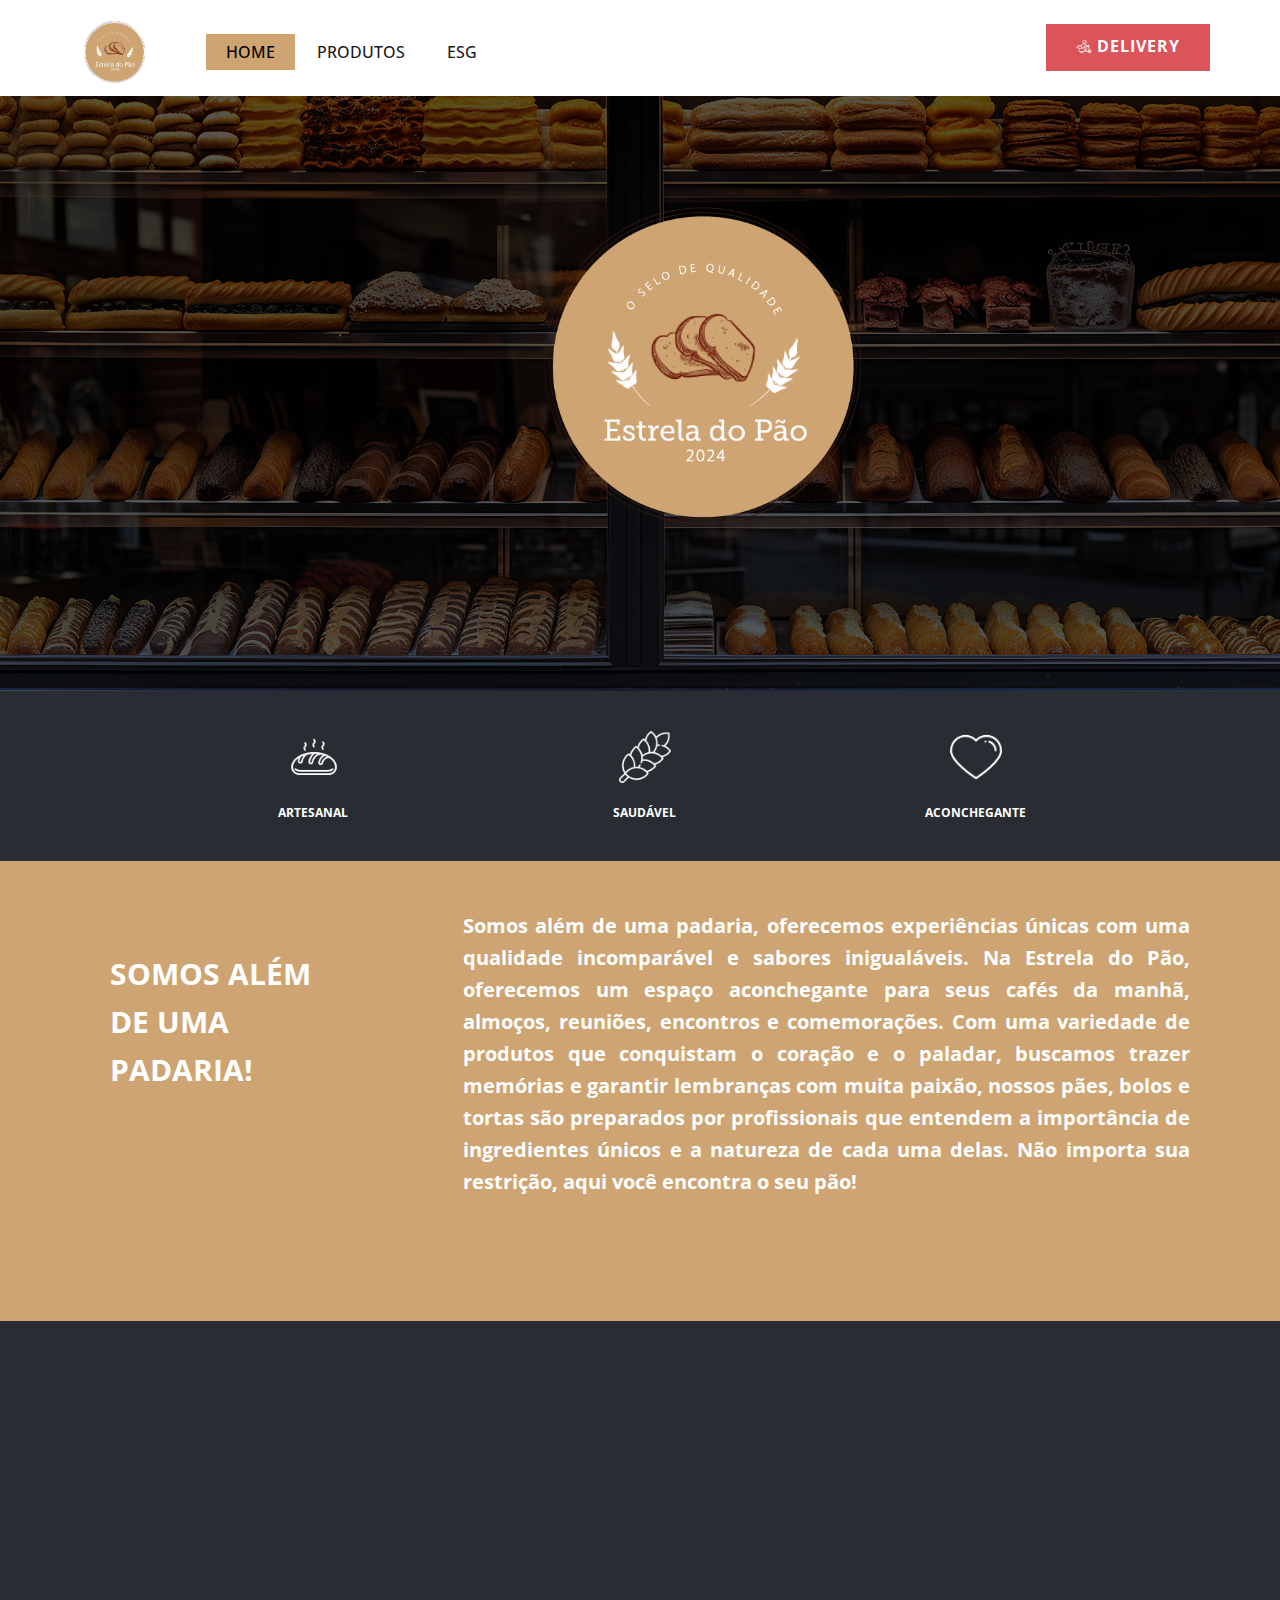
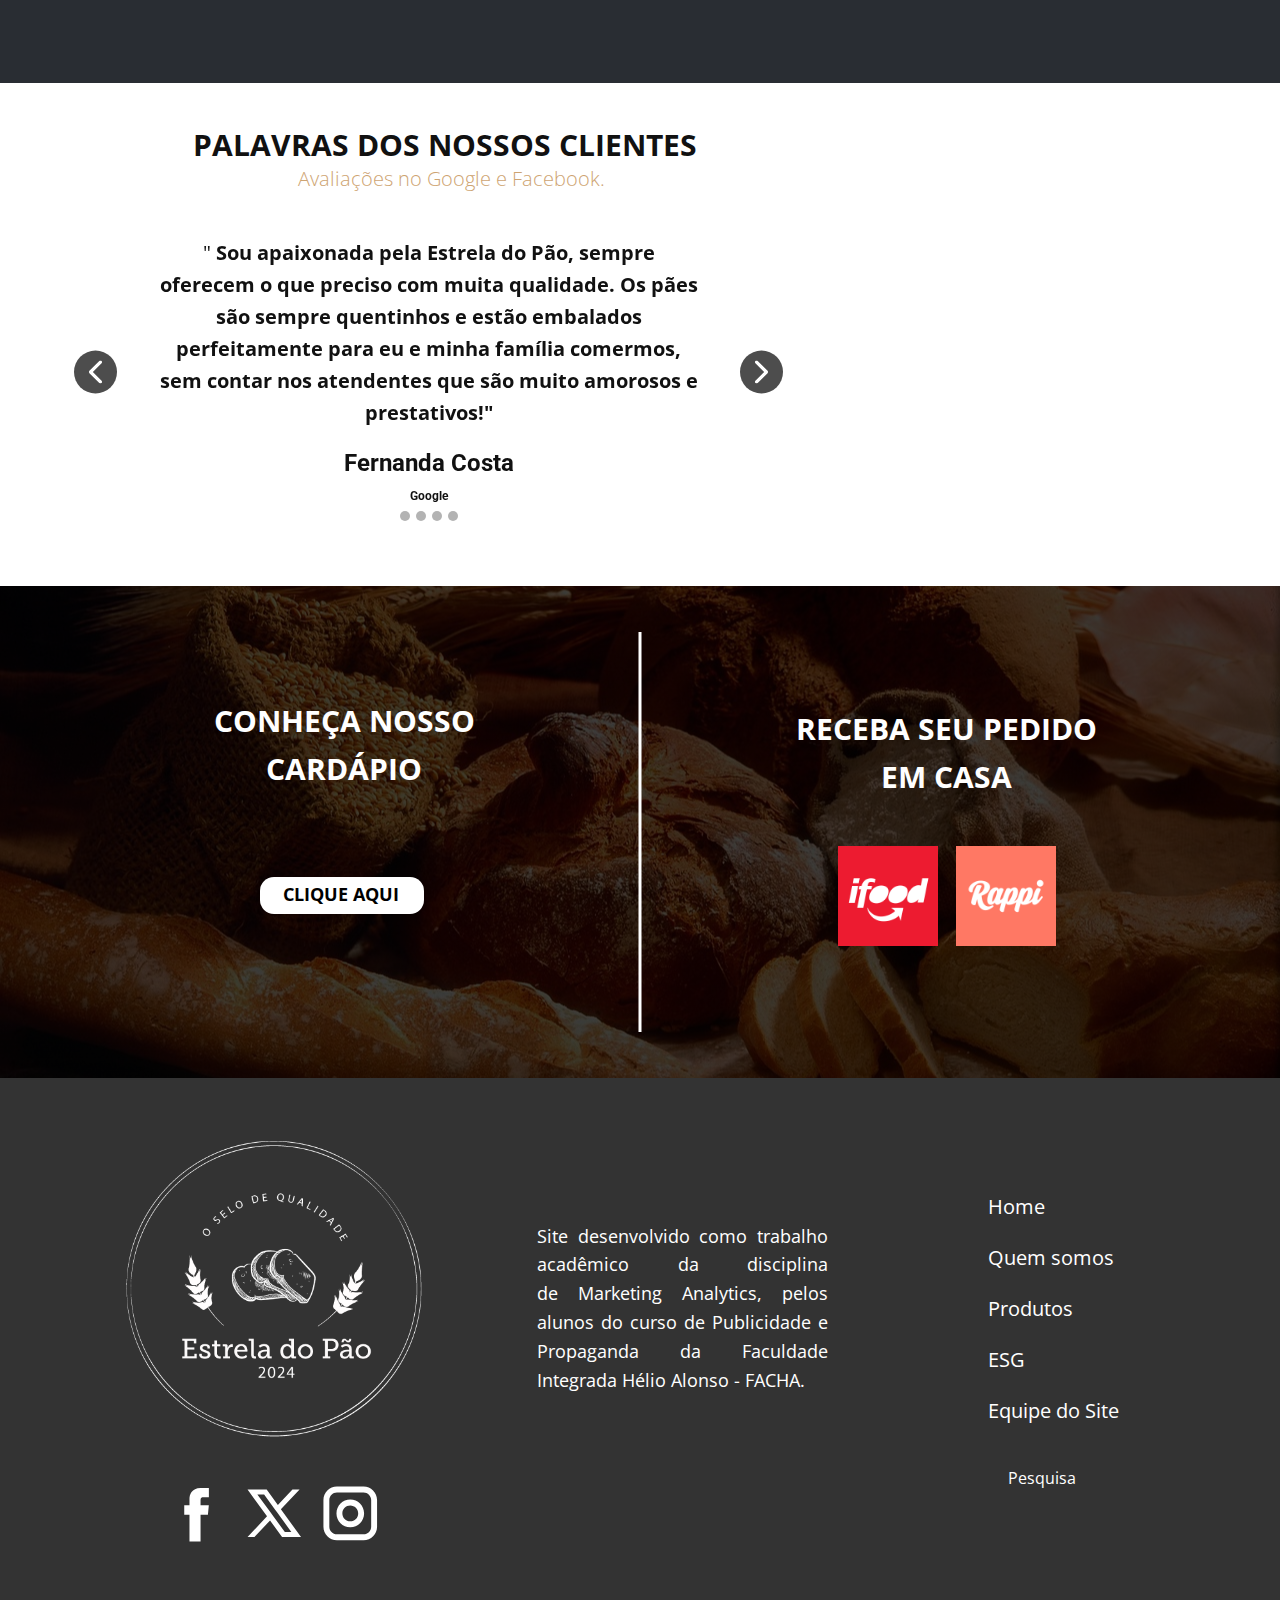
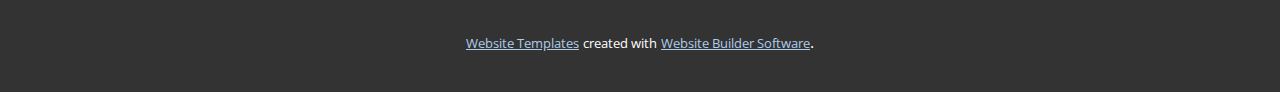
<file: index.html>
<!DOCTYPE html>
<html style="font-size: 16px;" lang="pt"><head>
	
<!-- Google tag (gtag.js) -->
<script async src="https://www.googletagmanager.com/gtag/js?id=G-VJBK2ZKETP"></script>
<script>
  window.dataLayer = window.dataLayer || [];
  function gtag(){dataLayer.push(arguments);}
  gtag('js', new Date());

  gtag('config', 'G-VJBK2ZKETP');
</script>
	
    <meta name="viewport" content="width=device-width, initial-scale=1.0">
    <meta charset="utf-8">
    <meta name="keywords" content="Estrela do Pão, Padaria, Padaria Artesanal">
    <meta name="description" content="Somos além de uma padaria, oferecemos experiências únicas com uma qualidade incomparável e sabores inigualáveis.">
    <meta property="og:title" content="Estrela do Pão">
    <meta property="og:description" content="Somos além de uma padaria, oferecemos experiências únicas com uma qualidade incomparável e sabores inigualáveis.">
    <meta property="og:image" content="images/IMG_5976.PNG">
    <title>Página Inicial - Estrela do Pão</title>
    <link rel="stylesheet" href="nicepage.css" media="screen">
<link rel="stylesheet" href="Página-Inicial.css" media="screen">
    <script class="u-script" type="text/javascript" src="jquery.js" defer=""></script>
    <script class="u-script" type="text/javascript" src="nicepage.js" defer=""></script>
    <link id="u-theme-google-font" rel="stylesheet" href="https://fonts.googleapis.com/css?family=Roboto:100,100i,300,300i,400,400i,500,500i,700,700i,900,900i|Open+Sans:300,300i,400,400i,500,500i,600,600i,700,700i,800,800i">
    
    
    
    
    
    
    
    
    
    <script type="application/ld+json">{
		"@context": "http://schema.org",
		"@type": "Organization",
		"name": "Site1",
		"sameAs": [
				"https://facebook.com/name",
				"https://twitter.com/name",
				"https://instagram.com/name"
		]
}</script>
    <meta name="theme-color" content="#478ac9">
    <meta name="twitter:site" content="@">
    <meta name="twitter:card" content="summary_large_image">
    <meta name="twitter:title" content="Página Inicial - Estrela do Pão">
    <meta name="twitter:description" content="Site1">
    <meta property="og:type" content="website">
  <meta data-intl-tel-input-cdn-path="intlTelInput/"></head>
  <body data-home-page="Página-Inicial.html" data-home-page-title="Página Inicial" data-path-to-root="./" data-include-products="false" class="u-body u-overlap u-xl-mode" data-lang="pt"><header class="u-clearfix u-header u-header" id="sec-1e38"><div class="u-clearfix u-sheet u-sheet-1">
        <nav class="u-menu u-menu-one-level u-offcanvas u-menu-1" data-responsive-from="SM">
          <div class="menu-collapse" style="font-size: 1rem; letter-spacing: 0px; font-weight: 500;">
            <a class="u-button-style u-custom-active-border-color u-custom-active-color u-custom-border u-custom-border-color u-custom-borders u-custom-color u-custom-hover-border-color u-custom-hover-color u-custom-left-right-menu-spacing u-custom-padding-bottom u-custom-text-active-color u-custom-text-color u-custom-text-hover-color u-custom-top-bottom-menu-spacing u-nav-link u-text-active-palette-1-base u-text-custom-color-3 u-text-hover-palette-2-base" href="#" style="padding: 6px; font-size: calc(1em + 12px);">
              <svg class="u-svg-link" viewBox="0 0 24 24"><use xmlns:xlink="http://www.w3.org/1999/xlink" xlink:href="#menu-hamburger"></use></svg>
              <svg class="u-svg-content" version="1.1" id="menu-hamburger" viewBox="0 0 16 16" x="0px" y="0px" xmlns:xlink="http://www.w3.org/1999/xlink" xmlns="http://www.w3.org/2000/svg"><g><rect y="1" width="16" height="2"></rect><rect y="7" width="16" height="2"></rect><rect y="13" width="16" height="2"></rect>
</g></svg>
            </a>
          </div>
          <div class="u-custom-menu u-nav-container">
            <ul class="u-nav u-spacing-2 u-unstyled u-nav-1"><li class="u-nav-item"><a class="u-active-custom-color-3 u-border-active-grey-90 u-border-hover-grey-50 u-button-style u-hover-palette-5-light-2 u-nav-link u-text-active-black u-text-grey-90 u-text-hover-grey-90 u-white" href="Página-Inicial.html" style="padding: 10px 20px;">HOME</a>
</li><li class="u-nav-item"><a class="u-active-custom-color-3 u-border-active-grey-90 u-border-hover-grey-50 u-button-style u-hover-palette-5-light-2 u-nav-link u-text-active-black u-text-grey-90 u-text-hover-grey-90 u-white" href="Produtos.html" style="padding: 10px 20px;">PRODUTOS</a>
</li><li class="u-nav-item"><a class="u-active-custom-color-3 u-border-active-grey-90 u-border-hover-grey-50 u-button-style u-hover-palette-5-light-2 u-nav-link u-text-active-black u-text-grey-90 u-text-hover-grey-90 u-white" href="ESG.html" style="padding: 10px 20px;">ESG</a>
</li></ul>
          </div>
          <div class="u-custom-menu u-nav-container-collapse">
            <div class="u-container-style u-custom-color-3 u-inner-container-layout u-sidenav">
              <div class="u-inner-container-layout u-sidenav-overflow">
                <div class="u-menu-close"></div>
                <ul class="u-align-center-lg u-align-center-md u-align-center-xl u-align-left-sm u-align-left-xs u-nav u-popupmenu-items u-unstyled u-nav-2"><li class="u-nav-item"><a class="u-button-style u-nav-link" href="Página-Inicial.html">HOME</a>
</li><li class="u-nav-item"><a class="u-button-style u-nav-link" href="Produtos.html">PRODUTOS</a>
</li><li class="u-nav-item"><a class="u-button-style u-nav-link" href="ESG.html">ESG</a>
</li></ul>
              </div>
            </div>
            <div class="u-black u-menu-overlay u-opacity u-opacity-40"></div>
          </div>
        </nav>
        <a href="tel:+5521000000000" class="u-active-custom-color-4 u-align-center u-border-none u-btn u-button-style u-hover-custom-color-4 u-palette-2-base u-text-active-white u-btn-1"><span class="u-file-icon u-icon u-text-white"><img src="images/5637217-6e80303e.png" alt=""></span>&nbsp;DELIVERY 
        </a>
        <div class="u-hidden-sm u-hidden-xs u-image u-image-circle u-image-contain u-preserve-proportions u-image-1" alt="" data-image-width="1000" data-image-height="1000" data-href="Página-Inicial.html"></div>
      </div></header>
    <section class="u-clearfix u-valign-middle-xl u-section-1" id="carousel_274c">
      <div class="data-layout-selected u-clearfix u-expanded-width u-layout-wrap u-layout-wrap-1">
        <div class="u-layout">
          <div class="u-layout-row">
            <div class="u-container-style u-layout-cell u-left-cell u-size-60 u-layout-cell-1">
              <div class="u-container-layout u-valign-bottom u-container-layout-1">
                <img class="u-expanded-width-xl u-expanded-width-xs u-image u-image-1" src="images/commercial-8192681_1920.png" data-image-width="1920" data-image-height="1076" alt="Vitrine da Estrela do Pão">
                <img class="u-hover-feature u-image u-image-contain u-image-default u-preserve-proportions u-image-2" src="images/IMG_5976.PNG?rand=1ea8" alt="" data-image-width="1000" data-image-height="1000">
              </div>
            </div>
          </div>
        </div>
      </div>
      
    </section>
    <section class="u-clearfix u-palette-5-dark-3 u-section-2" id="sec-db1c">
      <div class="u-clearfix u-sheet u-valign-middle-md u-valign-middle-sm u-valign-middle-xs u-valign-top-xl u-sheet-1">
        <div class="custom-expanded u-expanded-width-md u-expanded-width-sm u-layout-grid u-list u-list-1">
          <div class="u-repeater u-repeater-1">
            <div class="u-align-center u-container-style u-list-item u-repeater-item">
              <div class="u-container-layout u-similar-container u-container-layout-1"><span class="u-border-palette-3-dark-1 u-custom-item u-file-icon u-icon u-text-white u-icon-1" data-animation-name="" data-animation-duration="0" data-animation-delay="0" data-animation-direction=""><img src="images/2565434-60702b96.png" alt=""></span>
                <p class="u-hover-feature u-small-text u-text u-text-variant u-text-1">ARTESANAL </p>
              </div>
            </div>
            <div class="u-align-center u-container-style u-list-item u-repeater-item">
              <div class="u-container-layout u-similar-container u-container-layout-2"><span class="u-border-palette-3-dark-1 u-custom-item u-file-icon u-icon u-text-white u-icon-2"><img src="images/6.png" alt=""></span>
                <p class="u-hover-feature u-small-text u-text u-text-variant u-text-2">SAUDÁVEL</p>
              </div>
            </div>
            <div class="u-align-center u-container-style u-list-item u-repeater-item">
              <div class="u-container-layout u-similar-container u-container-layout-3"><span class="u-border-palette-3-dark-1 u-custom-item u-file-icon u-icon u-text-white u-icon-3"><img src="images/7.png" alt=""></span>
                <p class="u-hover-feature u-small-text u-text u-text-variant u-text-3">ACONCHEGANTE</p>
              </div>
            </div>
          </div>
        </div>
      </div>
      
      
      
    </section>
    <section class="u-clearfix u-custom-color-5 u-section-3" id="carousel_6415">
      <div class="u-clearfix u-sheet u-sheet-1">
        <div class="data-layout-selected u-clearfix u-expanded-width u-gutter-0 u-layout-wrap u-layout-wrap-1">
          <div class="u-layout">
            <div class="u-layout-row">
              <div class="u-align-center-sm u-align-center-xs u-align-left-md u-container-style u-layout-cell u-left-cell u-size-16 u-layout-cell-1">
                <div class="u-container-layout u-container-layout-1">
                  <p class="u-small-text u-text u-text-variant u-text-1">SOMOS ALÉM DE UMA PADARIA! </p>
                </div>
              </div>
              <div class="u-align-justify u-container-style u-layout-cell u-right-cell u-size-44 u-layout-cell-2">
                <div class="u-container-layout u-container-layout-2">
                  <p class="u-text u-text-2"><b>Somos além de uma padaria, oferecemos experiências únicas com uma qualidade incomparável e sabores inigualáveis. Na Estrela do Pão, oferecemos um espaço aconchegante para seus cafés da manhã, almoços, reuniões, encontros e comemorações. Com uma variedade de produtos que conquistam o coração e o paladar, buscamos trazer memórias e garantir lembranças com muita paixão, nossos pães, bolos e tortas são preparados por profissionais que entendem a importância de ingredientes únicos e a natureza de cada uma delas. Não importa sua restrição, aqui você encontra o seu pão!&nbsp;<br></b>
                  </p>
                </div>
              </div>
            </div>
          </div>
        </div>
      </div>
    </section>
    <section class="u-clearfix u-palette-5-dark-3 u-section-4" id="carousel_d76a">
      <div class="u-clearfix u-sheet u-sheet-1">
        <div class="custom-expanded data-layout-selected u-clearfix u-expanded-width-sm u-gutter-20 u-layout-wrap u-layout-wrap-1">
          <div class="u-layout">
            <div class="u-layout-row">
              <div class="u-align-justify u-container-style u-layout-cell u-right-cell u-size-20 u-layout-cell-1">
                <div class="u-container-layout">
                  <img class="custom-expanded u-expanded-width-lg u-expanded-width-md u-expanded-width-sm u-expanded-width-xl u-image u-image-1" src="images/loaf-49598_1280.jpg" data-image-width="1280" data-image-height="960" alt="Pão artesanal sendo preparado" data-animation-name="fadeIn" data-animation-duration="1000" data-animation-delay="0">
                  <p class="u-text u-text-1" data-animation-name="fadeIn" data-animation-duration="1000" data-animation-delay="0"><b>Nosso cardápio conta com produtos selecionados e de qualidade, trazendo sabores únicos e variedades para conquistar em todos os sentidos.&nbsp;&nbsp;</b>
                  </p>
                </div>
              </div>
              <div class="u-container-style u-layout-cell u-size-20 u-layout-cell-2">
                <div class="u-container-layout">
                  <img class="custom-expanded u-expanded-width-lg u-expanded-width-md u-expanded-width-sm u-expanded-width-xl u-image u-image-2" src="images/bread-6071438_1920.jpg" data-image-width="1920" data-image-height="1282" alt="Pão artesanal recem assado" data-animation-name="fadeIn" data-animation-duration="1000" data-animation-delay="0">
                </div>
              </div>
              <div class="u-align-justify u-container-style u-layout-cell u-left-cell u-size-20 u-layout-cell-3">
                <div class="u-container-layout u-container-layout-3">
                  <p class="u-text u-text-2" data-animation-name="fadeIn" data-animation-duration="1000" data-animation-delay="0"><b>Todos os nossos produtos não contém aditivos químicos e trabalhamos com fermentação natural, pensando na sua saúde ao te levar às estrelas com nossa qualidade. Garantindo uma combinação perfeita de técnicas que tornam a experiência única e saborosa.</b>
                  </p>
                </div>
              </div>
            </div>
          </div>
        </div>
      </div>
    </section>
    <section class="u-clearfix u-valign-middle-sm u-valign-middle-xs u-white u-section-5" id="carousel_0239">
      <div class="custom-expanded data-layout-selected u-clearfix u-layout-wrap u-layout-wrap-1">
        <div class="u-layout">
          <div class="u-layout-row">
            <div class="u-align-center u-container-style u-layout-cell u-right-cell u-size-40 u-layout-cell-1">
              <div class="u-container-layout u-container-layout-1">
                <p class="u-small-text u-text u-text-variant u-text-1"> PALAVRAS DOS NOSSOS CLIENTES</p>
                <p class="u-small-text u-text u-text-custom-color-3 u-text-variant u-text-2"> Avaliações no Google e Facebook.</p>
                <div id="carousel-80e6" data-interval="5000" data-u-ride="carousel" class="custom-expanded u-carousel u-slider u-slider-1">
                  <ol class="u-absolute-hcenter u-carousel-indicators u-carousel-indicators-1">
                    <li data-u-target="#carousel-80e6" class="u-active u-grey-30 u-shape-circle" data-u-slide-to="0" style="width: 10px; height: 10px;"></li>
                    <li data-u-target="#carousel-80e6" class="u-grey-30 u-shape-circle" data-u-slide-to="1" style="width: 10px; height: 10px;"></li>
                    <li data-u-target="#carousel-80e6" class="u-grey-30 u-shape-circle" data-u-slide-to="2" style="width: 10px; height: 10px;"></li>
                    <li data-u-target="#carousel-80e6" class="u-grey-30 u-shape-circle" data-u-slide-to="3" style="width: 10px; height: 10px;"></li>
                  </ol>
                  <div class="u-carousel-inner" role="listbox">
                    <div class="u-active u-align-center u-carousel-item u-container-style u-slide">
                      <div class="u-container-layout u-valign-top u-container-layout-2">
                        <p class="u-large-text u-text u-text-variant u-text-3">" <b>Sou apaixonada pela Estrela do Pão, sempre oferecem o que preciso com muita qualidade. Os pães são sempre quentinhos e estão embalados perfeitamente para eu e minha família comermos, sem contar nos atendentes que são muito amorosos e prestativos!"</b>
                        </p>
                        <h4 class="u-text u-text-default u-text-4">Fernanda Costa<br>
                          <span style="font-size: 0.75rem;">Google</span>
                        </h4>
                      </div>
                    </div>
                    <div class="u-align-center u-carousel-item u-container-style u-slide">
                      <div class="u-container-layout u-valign-top u-container-layout-3">
                        <p class="u-large-text u-text u-text-variant u-text-5"> "<b>Não encontro tantas variedades quanto encontro na Estrela do Pão, sempre oferecem o melhor. Sou intolerante a glúten e há várias opções para que eu consiga saborear sem me preocupar com minha intolerância!"</b>
                        </p>
                        <h4 class="u-text u-text-default u-text-6">Renato Vieira<br>
                          <span style="font-size: 0.625rem;">Google</span>
                          <br>
                        </h4>
                      </div>
                    </div>
                    <div class="u-align-center u-carousel-item u-container-style u-slide">
                      <div class="u-container-layout u-container-layout-4">
                        <p class="u-large-text u-text u-text-variant u-text-7">"<b>Tudo maravilhoso, amo demais todo o cuidado em cada detalhe!"</b>
                        </p>
                        <h4 class="u-text u-text-default u-text-8">Ana Carolina<br>
                          <span style="font-size: 0.625rem;">Facebook</span>
                          <br>
                        </h4>
                      </div>
                    </div>
                    <div class="u-align-center u-carousel-item u-container-style u-slide">
                      <div class="u-container-layout u-valign-top u-container-layout-5">
                        <p class="u-large-text u-text u-text-variant u-text-9">"<b>Qualidade, cuidado, preparo impecável com todos os produtos. Sou apaixonado em todo o ambiente perfeito para trabalhar, estar com meus amigos e nos meus encontros. Profissionais dedicados em todos os sentidos."</b>
                        </p>
                        <h4 class="u-text u-text-default u-text-10">Victor Silva<br>
                          <span style="font-size: 0.625rem;">Google</span>
                          <br>
                        </h4>
                      </div>
                    </div>
                  </div>
                  <a class="u-absolute-vcenter u-carousel-control u-carousel-control-prev u-grey-70 u-hidden-xs u-icon-circle u-spacing-10 u-carousel-control-1" href="#carousel-80e6" role="button" data-u-slide="prev">
                    <span aria-hidden="true">
                      <svg viewBox="0 0 451.847 451.847"><path d="M97.141,225.92c0-8.095,3.091-16.192,9.259-22.366L300.689,9.27c12.359-12.359,32.397-12.359,44.751,0
c12.354,12.354,12.354,32.388,0,44.748L173.525,225.92l171.903,171.909c12.354,12.354,12.354,32.391,0,44.744
c-12.354,12.365-32.386,12.365-44.745,0l-194.29-194.281C100.226,242.115,97.141,234.018,97.141,225.92z"></path></svg>
                    </span>
                    <span class="sr-only">
                      <svg viewBox="0 0 451.847 451.847"><path d="M97.141,225.92c0-8.095,3.091-16.192,9.259-22.366L300.689,9.27c12.359-12.359,32.397-12.359,44.751,0
c12.354,12.354,12.354,32.388,0,44.748L173.525,225.92l171.903,171.909c12.354,12.354,12.354,32.391,0,44.744
c-12.354,12.365-32.386,12.365-44.745,0l-194.29-194.281C100.226,242.115,97.141,234.018,97.141,225.92z"></path></svg>
                    </span>
                  </a>
                  <a class="u-absolute-vcenter u-carousel-control u-carousel-control-next u-grey-70 u-hidden-xs u-icon-circle u-spacing-10 u-carousel-control-2" href="#carousel-80e6" role="button" data-u-slide="next">
                    <span aria-hidden="true">
                      <svg viewBox="0 0 451.846 451.847"><path d="M345.441,248.292L151.154,442.573c-12.359,12.365-32.397,12.365-44.75,0c-12.354-12.354-12.354-32.391,0-44.744
L278.318,225.92L106.409,54.017c-12.354-12.359-12.354-32.394,0-44.748c12.354-12.359,32.391-12.359,44.75,0l194.287,194.284
c6.177,6.18,9.262,14.271,9.262,22.366C354.708,234.018,351.617,242.115,345.441,248.292z"></path></svg>
                    </span>
                    <span class="sr-only">
                      <svg viewBox="0 0 451.846 451.847"><path d="M345.441,248.292L151.154,442.573c-12.359,12.365-32.397,12.365-44.75,0c-12.354-12.354-12.354-32.391,0-44.744
L278.318,225.92L106.409,54.017c-12.354-12.359-12.354-32.394,0-44.748c12.354-12.359,32.391-12.359,44.75,0l194.287,194.284
c6.177,6.18,9.262,14.271,9.262,22.366C354.708,234.018,351.617,242.115,345.441,248.292z"></path></svg>
                    </span>
                  </a>
                </div>
              </div>
            </div>
            <div class="u-container-style u-hidden-sm u-hidden-xs u-image u-layout-cell u-left-cell u-size-20 u-image-1" data-image-width="1280" data-image-height="853" data-animation-name="fadeIn" data-animation-duration="1000" data-animation-delay="0">
              <div class="u-container-layout"></div>
            </div>
          </div>
        </div>
      </div>
    </section>
    <section class="u-clearfix u-image u-shading u-section-6" id="carousel_6bb7" data-image-width="1280" data-image-height="877">
      <div class="u-clearfix u-sheet u-sheet-1">
        <div class="u-absolute-hcenter u-border-3 u-border-white u-hidden-xs u-line u-line-vertical u-line-1"></div>
        <p class="u-align-center u-small-text u-text u-text-variant u-text-1">
          <a class="u-active-none u-border-none u-btn u-button-link u-button-style u-hover-none u-none u-text-white u-btn-1" href="#">CONHEÇA NOSSO CARDÁPIO</a>
        </p>
        <p class="u-align-center u-small-text u-text u-text-variant u-text-2">RECEBA SEU PEDIDO EM CASA </p>
        <a href="https://www.canva.com/design/DAGBNshtW_s/yE5aLWk1oq0goLSJoG2MQg/view?utm_content=DAGBNshtW_s&amp;utm_campaign=designshare&amp;utm_medium=link&amp;utm_source=editor" class="u-active-custom-color-4 u-border-none u-btn u-btn-round u-button-style u-hover-custom-color-3 u-radius u-text-active-white u-text-black u-text-hover-white u-white u-btn-2" target="_blank">CLIQUE AQUI</a>
        <img class="u-hover-feature u-image u-image-default u-preserve-proportions u-image-1" src="images/iFood-amplia-apoio-aos-entregadores-e-reforca-iniciativas-de-transparencia.png" alt="LOGO IFOOD" data-image-width="512" data-image-height="512">
        <img class="u-hover-feature u-image u-image-default u-preserve-proportions u-image-2" src="images/Rappi_backgr_logo.png" alt="LOGO RAPPI" data-image-width="960" data-image-height="960">
      </div>
      
      
    </section>
    <section class="u-clearfix u-section-7" id="carousel_a7d0"></section>
    <style class="u-overlap-style">.u-overlap:not(.u-sticky-scroll) .u-header {
background-color: #ffffff !important
}</style>
    
    
    
    <footer class="u-align-center u-clearfix u-footer u-grey-80 u-footer" id="sec-c714"><div class="u-clearfix u-sheet u-sheet-1">
        <img class="u-image u-image-contain u-image-round u-preserve-proportions u-radius u-image-1" alt="" data-image-width="1000" data-image-height="1000" src="images/IMG_5977.PNG">
        <div class="u-social-icons u-spacing-10 u-social-icons-1">
          <a class="u-social-url" title="facebook" target="_blank" href="https://facebook.com/name"><span class="u-icon u-social-facebook u-social-icon u-text-white u-icon-1"><svg class="u-svg-link" preserveAspectRatio="xMidYMin slice" viewBox="0 0 112 112" style=""><use xmlns:xlink="http://www.w3.org/1999/xlink" xlink:href="#svg-3b12"></use></svg><svg class="u-svg-content" viewBox="0 0 112 112" x="0" y="0" id="svg-3b12"><path fill="currentColor" d="M75.5,28.8H65.4c-1.5,0-4,0.9-4,4.3v9.4h13.9l-1.5,15.8H61.4v45.1H42.8V58.3h-8.8V42.4h8.8V32.2
c0-7.4,3.4-18.8,18.8-18.8h13.8v15.4H75.5z"></path></svg></span>
          </a>
          <a class="u-social-url" title="twitter" target="_blank" href="https://twitter.com/name"><span class="u-icon u-social-icon u-social-twitter u-text-white u-icon-2"><svg class="u-svg-link" preserveAspectRatio="xMidYMin slice" viewBox="0 0 112.2 112.2" style=""><use xmlns:xlink="http://www.w3.org/1999/xlink" xlink:href="#svg-54c3"></use></svg><svg class="u-svg-content" viewBox="0 0 112.2 112.2" x="0px" y="0px" id="svg-54c3"><path d="M67.1,49.1L98.6,16h-12L62,42L43.2,16H11l32.8,45.2L11,96h11.6l26.3-27.7L69.1,96H101L67.1,49.1z M55,61.9l-5.1-7L27.5,24.4
	h11.4l17.3,23.8l5.1,7.1l23.4,32.2H73.8L55,61.9z"></path></svg></span>
          </a>
          <a class="u-social-url" title="instagram" target="_blank" href="https://instagram.com/name"><span class="u-icon u-social-icon u-social-instagram u-text-white u-icon-3"><svg class="u-svg-link" preserveAspectRatio="xMidYMin slice" viewBox="0 0 112 112" style=""><use xmlns:xlink="http://www.w3.org/1999/xlink" xlink:href="#svg-e8c1"></use></svg><svg class="u-svg-content" viewBox="0 0 112 112" x="0" y="0" id="svg-e8c1"><path fill="currentColor" d="M55.9,32.9c-12.8,0-23.2,10.4-23.2,23.2s10.4,23.2,23.2,23.2s23.2-10.4,23.2-23.2S68.7,32.9,55.9,32.9z
	 M55.9,69.4c-7.4,0-13.3-6-13.3-13.3c-0.1-7.4,6-13.3,13.3-13.3s13.3,6,13.3,13.3C69.3,63.5,63.3,69.4,55.9,69.4z"></path><path fill="currentColor" d="M78.2,11H33.5C21,11,10.8,21.3,10.8,33.7v44.7c0,12.6,10.2,22.8,22.7,22.8h44.7c12.6,0,22.7-10.2,22.7-22.7
	V33.7C100.8,21.1,90.6,11,78.2,11z M91,78.4c0,7.1-5.8,12.8-12.8,12.8H33.5c-7.1,0-12.8-5.8-12.8-12.8V33.7
	c0-7.1,5.8-12.8,12.8-12.8h44.7c7.1,0,12.8,5.8,12.8,12.8V78.4z"></path></svg></span>
          </a>
        </div>
        <p class="u-align-justify u-text u-text-1"> Site desenvolvido como trabalho acadêmico da disciplina de&nbsp;Marketing Analytics, pelos alunos do curso de Publicidade e Propaganda da Faculdade Integrada Hélio Alonso - FACHA. </p>
        <div class="u-list u-list-1">
          <div class="u-repeater u-repeater-1">
            <div class="u-container-style u-list-item u-repeater-item">
              <div class="u-container-layout u-similar-container u-container-layout-1">
                <a href="Página-Inicial.html" class="u-border-active-custom-color-3 u-border-hover-custom-color-3 u-btn u-button-style u-custom-item u-none u-text-hover-custom-color-3 u-text-white u-btn-1">Home</a>
              </div>
            </div>
            <div class="u-container-style u-list-item u-repeater-item">
              <div class="u-container-layout u-similar-container u-container-layout-2">
                <a href="Página-Inicial.html#sec-db1c" class="u-border-active-custom-color-3 u-border-hover-custom-color-3 u-btn u-button-style u-custom-item u-none u-text-hover-custom-color-3 u-text-white u-btn-2">Quem somos</a>
              </div>
            </div>
            <div class="u-container-style u-list-item u-repeater-item">
              <div class="u-container-layout u-similar-container u-container-layout-3">
                <a href="Produtos.html" class="u-border-active-custom-color-3 u-border-hover-custom-color-3 u-btn u-button-style u-custom-item u-none u-text-hover-custom-color-3 u-text-white u-btn-3">Produtos</a>
              </div>
            </div>
            <div class="u-container-style u-list-item u-repeater-item">
              <div class="u-container-layout u-similar-container u-container-layout-4">
                <a href="ESG.html" class="u-border-active-custom-color-3 u-border-hover-custom-color-3 u-btn u-button-style u-custom-item u-none u-text-hover-custom-color-3 u-text-white u-btn-4">ESG</a>
              </div>
            </div>
            <div class="u-container-style u-list-item u-repeater-item">
              <div class="u-container-layout u-similar-container u-container-layout-5">
                <a href="Equipe.html" class="u-border-active-custom-color-3 u-border-hover-custom-color-3 u-btn u-button-style u-custom-item u-none u-text-hover-custom-color-3 u-text-white u-btn-5">Equipe do Site</a>
              </div>
            </div>
            <div class="u-container-style u-list-item u-repeater-item">
              <div class="u-container-layout u-similar-container u-container-layout-6">
                <a href="PESQUISA.html" class="u-border-active-custom-color-3 u-border-hover-custom-color-3 u-btn u-button-style u-custom-item u-none u-text-hover-custom-color-3 u-text-white u-btn-6">Pesquisa </a>
              </div>
            </div>
          </div>
        </div>
      </div></footer>
    <section class="u-backlink u-clearfix u-grey-80">
      <a class="u-link" href="https://nicepage.com/website-templates" target="_blank">
        <span>Website Templates</span>
      </a>
      <p class="u-text">
        <span>created with</span>
      </p>
      <a class="u-link" href="" target="_blank">
        <span>Website Builder Software</span>
      </a>. 
    </section><span style="height: 64px; width: 64px; margin-left: 0px; margin-right: auto; margin-top: 0px; background-image: none; right: 20px; bottom: 20px; padding: 15px" class="u-back-to-top u-custom-color-3 u-hidden-sm u-hidden-xs u-icon u-icon-circle u-opacity u-opacity-85 u-text-white" data-href="#">
        <svg class="u-svg-link" preserveAspectRatio="xMidYMin slice" viewBox="0 0 551.13 551.13"><use xmlns:xlink="http://www.w3.org/1999/xlink" xlink:href="#svg-1d98"></use></svg>
        <svg class="u-svg-content" enable-background="new 0 0 551.13 551.13" viewBox="0 0 551.13 551.13" xmlns="http://www.w3.org/2000/svg" id="svg-1d98"><path d="m275.565 189.451 223.897 223.897h51.668l-275.565-275.565-275.565 275.565h51.668z"></path></svg>
    </span>
  
</body></html>
</file>
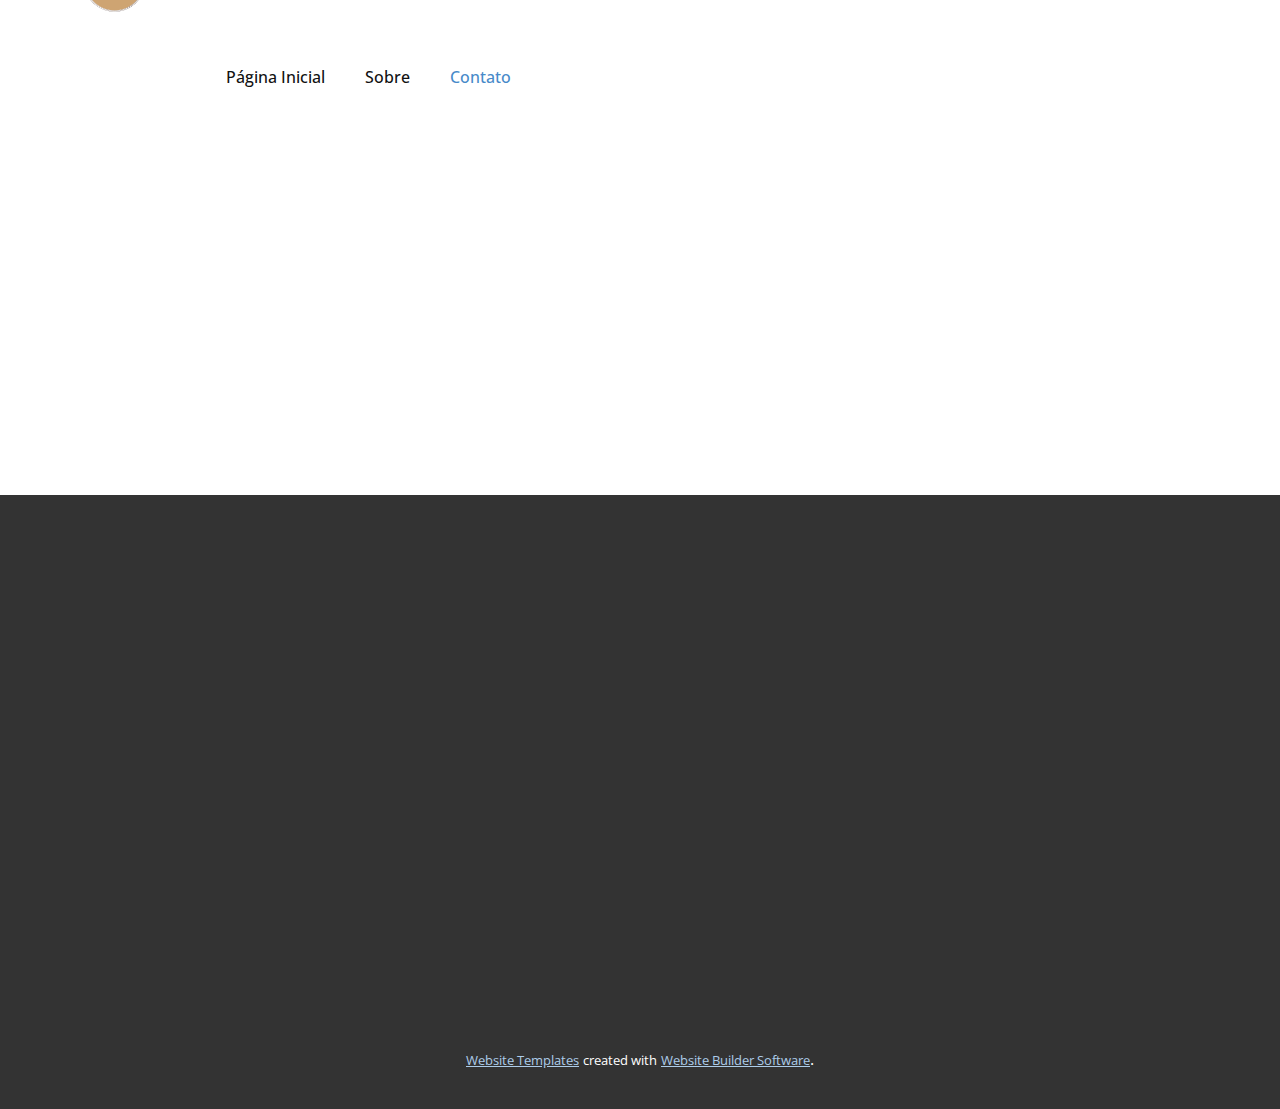
<file: Contato.html>
<!DOCTYPE html>
<html style="font-size: 16px;" lang="pt"><head>
    <meta name="viewport" content="width=device-width, initial-scale=1.0">
    <meta charset="utf-8">
    <meta name="keywords" content="">
    <meta name="description" content="">
    <title>Contato</title>
    <link rel="stylesheet" href="nicepage.css" media="screen">
<link rel="stylesheet" href="Contato.css" media="screen">
    <script class="u-script" type="text/javascript" src="jquery.js" defer=""></script>
    <script class="u-script" type="text/javascript" src="nicepage.js" defer=""></script>
    <meta name="generator" content="Nicepage 6.6.3, nicepage.com">
    <link id="u-theme-google-font" rel="stylesheet" href="https://fonts.googleapis.com/css?family=Roboto:100,100i,300,300i,400,400i,500,500i,700,700i,900,900i|Open+Sans:300,300i,400,400i,500,500i,600,600i,700,700i,800,800i">
    
    
    
    <script type="application/ld+json">{
		"@context": "http://schema.org",
		"@type": "Organization",
		"name": "",
		"logo": "images/default-logo.png"
}</script>
    <meta name="theme-color" content="#478ac9">
    <meta property="og:title" content="Contato">
    <meta property="og:type" content="website">
  <meta data-intl-tel-input-cdn-path="intlTelInput/"></head>
  <body data-path-to-root="./" data-include-products="false" class="u-body u-xl-mode" data-lang="pt"><header class="u-clearfix u-header u-header" id="sec-1e38"><div class="u-clearfix u-sheet u-valign-middle u-sheet-1">
        <a href="https://nicepage.com" class="u-image u-logo u-image-1">
          <img src="images/default-logo.png" class="u-logo-image u-logo-image-1">
        </a>
        <nav class="u-menu u-menu-dropdown u-offcanvas u-menu-1">
          <div class="menu-collapse" style="font-size: 1rem; letter-spacing: 0px;">
            <a class="u-button-style u-custom-left-right-menu-spacing u-custom-padding-bottom u-custom-top-bottom-menu-spacing u-nav-link u-text-active-palette-1-base u-text-hover-palette-2-base" href="#">
              <svg class="u-svg-link" viewBox="0 0 24 24"><use xmlns:xlink="http://www.w3.org/1999/xlink" xlink:href="#menu-hamburger"></use></svg>
              <svg class="u-svg-content" version="1.1" id="menu-hamburger" viewBox="0 0 16 16" x="0px" y="0px" xmlns:xlink="http://www.w3.org/1999/xlink" xmlns="http://www.w3.org/2000/svg"><g><rect y="1" width="16" height="2"></rect><rect y="7" width="16" height="2"></rect><rect y="13" width="16" height="2"></rect>
</g></svg>
            </a>
          </div>
          <div class="u-nav-container">
            <ul class="u-nav u-unstyled u-nav-1"><li class="u-nav-item"><a class="u-button-style u-nav-link u-text-active-palette-1-base u-text-hover-palette-2-base" href="Página-Inicial.html" style="padding: 10px 20px;">Página Inicial</a>
</li><li class="u-nav-item"><a class="u-button-style u-nav-link u-text-active-palette-1-base u-text-hover-palette-2-base" href="Sobre.html" style="padding: 10px 20px;">Sobre</a>
</li><li class="u-nav-item"><a class="u-button-style u-nav-link u-text-active-palette-1-base u-text-hover-palette-2-base" href="Contato.html" style="padding: 10px 20px;">Contato</a>
</li></ul>
          </div>
          <div class="u-nav-container-collapse">
            <div class="u-black u-container-style u-inner-container-layout u-opacity u-opacity-95 u-sidenav">
              <div class="u-inner-container-layout u-sidenav-overflow">
                <div class="u-menu-close"></div>
                <ul class="u-align-center u-nav u-popupmenu-items u-unstyled u-nav-2"><li class="u-nav-item"><a class="u-button-style u-nav-link" href="Página-Inicial.html">Página Inicial</a>
</li><li class="u-nav-item"><a class="u-button-style u-nav-link" href="Sobre.html">Sobre</a>
</li><li class="u-nav-item"><a class="u-button-style u-nav-link" href="Contato.html">Contato</a>
</li></ul>
              </div>
            </div>
            <div class="u-black u-menu-overlay u-opacity u-opacity-70"></div>
          </div>
        </nav>
      </div></header>
    <section class="u-clearfix u-section-1" id="sec-eabc">
      <div class="u-clearfix u-sheet u-sheet-1"></div>
    </section>
    
    
    
    <footer class="u-align-center u-clearfix u-footer u-grey-80 u-footer" id="sec-c714"><div class="u-clearfix u-sheet u-sheet-1">
        <p class="u-small-text u-text u-text-variant u-text-1">Texto de Amostra. Clique para selecionar o Elemento de Texto.</p>
      </div></footer>
    <section class="u-backlink u-clearfix u-grey-80">
      <a class="u-link" href="https://nicepage.com/website-templates" target="_blank">
        <span>Website Templates</span>
      </a>
      <p class="u-text">
        <span>created with</span>
      </p>
      <a class="u-link" href="" target="_blank">
        <span>Website Builder Software</span>
      </a>. 
    </section>
  
</body></html>
</file>
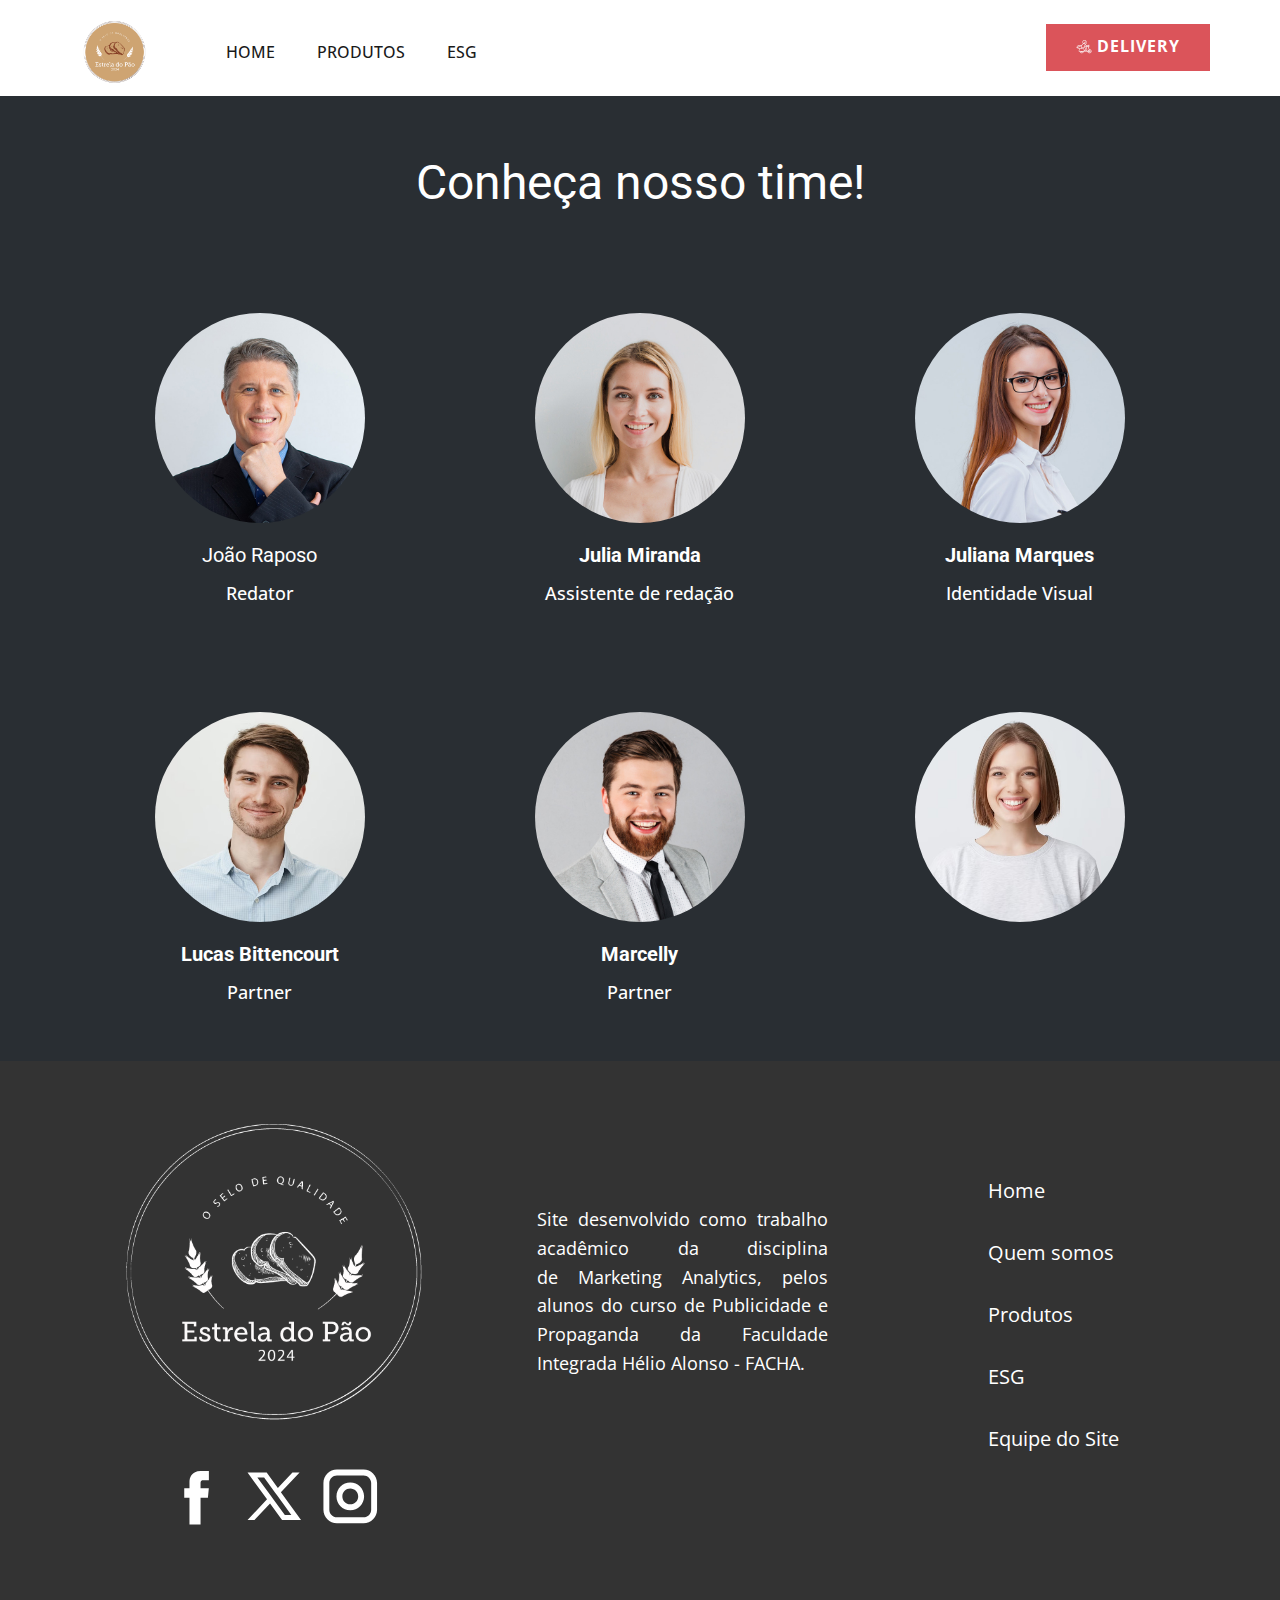
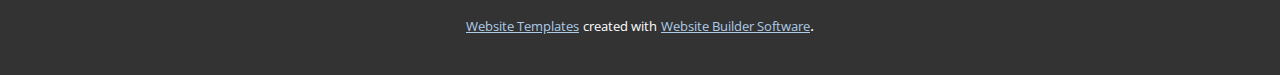
<file: Equipe.html>
<!DOCTYPE html>
<html style="font-size: 16px;" lang="pt"><head>
    <meta name="viewport" content="width=device-width, initial-scale=1.0">
    <meta charset="utf-8">
    <meta name="keywords" content="​Company, ​We create brands and experiences that drive remarkable change, ​Our Leadership and People, ​Start your free trial today, Contact Us">
    <meta name="description" content="">
    <title>Equipe</title>
    <link rel="stylesheet" href="nicepage.css" media="screen">
<link rel="stylesheet" href="Equipe.css" media="screen">
    <script class="u-script" type="text/javascript" src="jquery.js" defer=""></script>
    <script class="u-script" type="text/javascript" src="nicepage.js" defer=""></script>
    <link id="u-theme-google-font" rel="stylesheet" href="https://fonts.googleapis.com/css?family=Roboto:100,100i,300,300i,400,400i,500,500i,700,700i,900,900i|Open+Sans:300,300i,400,400i,500,500i,600,600i,700,700i,800,800i">
    
    
    
    <script type="application/ld+json">{
		"@context": "http://schema.org",
		"@type": "Organization",
		"name": "Site1",
		"sameAs": [
				"https://facebook.com/name",
				"https://twitter.com/name",
				"https://instagram.com/name"
		]
}</script>
    <meta name="theme-color" content="#478ac9">
    <meta name="twitter:site" content="@">
    <meta name="twitter:card" content="summary_large_image">
    <meta name="twitter:title" content="Equipe">
    <meta name="twitter:description" content="Site1">
    <meta property="og:title" content="Equipe">
    <meta property="og:description" content="">
    <meta property="og:type" content="website">
  <meta data-intl-tel-input-cdn-path="intlTelInput/"></head>
  <body data-path-to-root="./" data-include-products="false" class="u-body u-xl-mode" data-lang="pt"><header class="u-clearfix u-header u-header" id="sec-1e38"><div class="u-clearfix u-sheet u-sheet-1">
        <nav class="u-menu u-menu-one-level u-offcanvas u-menu-1" data-responsive-from="SM">
          <div class="menu-collapse" style="font-size: 1rem; letter-spacing: 0px; font-weight: 500;">
            <a class="u-button-style u-custom-active-border-color u-custom-active-color u-custom-border u-custom-border-color u-custom-borders u-custom-color u-custom-hover-border-color u-custom-hover-color u-custom-left-right-menu-spacing u-custom-padding-bottom u-custom-text-active-color u-custom-text-color u-custom-text-hover-color u-custom-top-bottom-menu-spacing u-nav-link u-text-active-palette-1-base u-text-custom-color-3 u-text-hover-palette-2-base" href="#" style="padding: 6px; font-size: calc(1em + 12px);">
              <svg class="u-svg-link" viewBox="0 0 24 24"><use xmlns:xlink="http://www.w3.org/1999/xlink" xlink:href="#menu-hamburger"></use></svg>
              <svg class="u-svg-content" version="1.1" id="menu-hamburger" viewBox="0 0 16 16" x="0px" y="0px" xmlns:xlink="http://www.w3.org/1999/xlink" xmlns="http://www.w3.org/2000/svg"><g><rect y="1" width="16" height="2"></rect><rect y="7" width="16" height="2"></rect><rect y="13" width="16" height="2"></rect>
</g></svg>
            </a>
          </div>
          <div class="u-custom-menu u-nav-container">
            <ul class="u-nav u-spacing-2 u-unstyled u-nav-1"><li class="u-nav-item"><a class="u-active-custom-color-3 u-border-active-grey-90 u-border-hover-grey-50 u-button-style u-hover-palette-5-light-2 u-nav-link u-text-active-black u-text-grey-90 u-text-hover-grey-90 u-white" href="Página-Inicial.html" style="padding: 10px 20px;">HOME</a>
</li><li class="u-nav-item"><a class="u-active-custom-color-3 u-border-active-grey-90 u-border-hover-grey-50 u-button-style u-hover-palette-5-light-2 u-nav-link u-text-active-black u-text-grey-90 u-text-hover-grey-90 u-white" href="Produtos.html" style="padding: 10px 20px;">PRODUTOS</a>
</li><li class="u-nav-item"><a class="u-active-custom-color-3 u-border-active-grey-90 u-border-hover-grey-50 u-button-style u-hover-palette-5-light-2 u-nav-link u-text-active-black u-text-grey-90 u-text-hover-grey-90 u-white" href="ESG.html" style="padding: 10px 20px;">ESG</a>
</li></ul>
          </div>
          <div class="u-custom-menu u-nav-container-collapse">
            <div class="u-container-style u-custom-color-3 u-inner-container-layout u-sidenav">
              <div class="u-inner-container-layout u-sidenav-overflow">
                <div class="u-menu-close"></div>
                <ul class="u-align-center-lg u-align-center-md u-align-center-xl u-align-left-sm u-align-left-xs u-nav u-popupmenu-items u-unstyled u-nav-2"><li class="u-nav-item"><a class="u-button-style u-nav-link" href="Página-Inicial.html">HOME</a>
</li><li class="u-nav-item"><a class="u-button-style u-nav-link" href="Produtos.html">PRODUTOS</a>
</li><li class="u-nav-item"><a class="u-button-style u-nav-link" href="ESG.html">ESG</a>
</li></ul>
              </div>
            </div>
            <div class="u-black u-menu-overlay u-opacity u-opacity-40"></div>
          </div>
        </nav>
        <a href="tel:+12345678910" class="u-active-custom-color-4 u-align-center u-border-none u-btn u-button-style u-hover-custom-color-4 u-palette-2-base u-text-active-white u-btn-1"><span class="u-file-icon u-icon u-text-white"><img src="images/5637217-6e80303e.png" alt=""></span>&nbsp;DELIVERY 
        </a>
        <div class="u-hidden-sm u-hidden-xs u-image u-image-circle u-image-contain u-preserve-proportions u-image-1" alt="" data-image-width="1000" data-image-height="1000"></div>
      </div></header>
    <section class="u-clearfix u-container-align-center u-palette-1-dark-3 u-section-1" id="carousel_2085">
      <div class="u-clearfix u-sheet u-sheet-1">
        <h2 class="u-align-center u-text u-text-default u-text-1">Conheça nosso time!</h2>
        <div class="u-expanded-width u-list u-list-1">
          <div class="u-repeater u-repeater-1">
            <div class="u-align-center u-container-style u-list-item u-opacity u-opacity-90 u-repeater-item u-shape-rectangle">
              <div class="u-container-layout u-similar-container u-container-layout-1">
                <div alt="" class="u-image u-image-circle u-image-1" data-image-width="598" data-image-height="598" data-animation-name="customAnimationIn" data-animation-duration="1000" data-animation-delay="0"></div>
                <h5 class="u-align-center u-text u-text-2">João Raposo</h5>
                <p class="u-align-center u-text u-text-3">Redator</p>
              </div>
            </div>
            <div class="u-align-center u-container-style u-list-item u-opacity u-opacity-90 u-repeater-item u-shape-rectangle">
              <div class="u-container-layout u-similar-container u-container-layout-2">
                <div alt="" class="u-image u-image-circle u-image-2" data-animation-name="customAnimationIn" data-animation-duration="1000" data-animation-delay="0"></div>
                <h5 class="u-align-center u-text u-text-4">Julia Miranda</h5>
                <p class="u-align-center u-text u-text-5">Assistente de redação</p>
              </div>
            </div>
            <div class="u-align-center u-container-align-center u-container-style u-list-item u-opacity u-opacity-90 u-repeater-item u-shape-rectangle">
              <div class="u-container-layout u-similar-container u-container-layout-3">
                <div alt="" class="u-image u-image-circle u-image-3" data-image-width="598" data-image-height="598" data-animation-name="customAnimationIn" data-animation-duration="2000" data-animation-delay="0"></div>
                <h5 class="u-align-center u-text u-text-6">Juliana Marques</h5>
                <p class="u-align-center u-text u-text-7">Identidade Visual</p>
              </div>
            </div>
            <div class="u-align-center u-container-style u-list-item u-opacity u-opacity-90 u-repeater-item u-shape-rectangle">
              <div class="u-container-layout u-similar-container u-container-layout-4">
                <div alt="" class="u-image u-image-circle u-image-4" data-image-width="626" data-image-height="417" data-animation-name="customAnimationIn" data-animation-duration="1000" data-animation-delay="0"></div>
                <h5 class="u-align-center u-text u-text-8">Lucas Bittencourt<br>
                </h5>
                <p class="u-align-center u-text u-text-9">Partner</p>
              </div>
            </div>
            <div class="u-align-center u-container-style u-list-item u-opacity u-opacity-90 u-repeater-item u-shape-rectangle">
              <div class="u-container-layout u-similar-container u-container-layout-5">
                <div alt="" class="u-image u-image-circle u-image-5" data-animation-name="customAnimationIn" data-animation-duration="1000" data-animation-delay="0"></div>
                <h5 class="u-align-center u-text u-text-10">Marcelly</h5>
                <p class="u-align-center u-text u-text-11">Partner</p>
              </div>
            </div>
            <div class="u-align-center u-container-style u-list-item u-opacity u-opacity-90 u-repeater-item u-shape-rectangle">
              <div class="u-container-layout u-similar-container u-container-layout-6">
                <div alt="" class="u-image u-image-circle u-image-6" data-image-width="626" data-image-height="417" data-animation-name="customAnimationIn" data-animation-duration="1000" data-animation-delay="0"></div>
                <h5 class="u-align-center u-text u-text-12">&nbsp;</h5>
                <p class="u-align-center u-text u-text-13">&nbsp;</p>
              </div>
            </div>
          </div>
        </div>
      </div>
    </section>
    
    
    
    <footer class="u-align-center u-clearfix u-footer u-grey-80 u-footer" id="sec-c714"><div class="u-clearfix u-sheet u-sheet-1">
        <img class="u-image u-image-contain u-image-round u-preserve-proportions u-radius u-image-1" alt="" data-image-width="1000" data-image-height="1000" src="images/IMG_5977.PNG">
        <div class="u-social-icons u-spacing-10 u-social-icons-1">
          <a class="u-social-url" title="facebook" target="_blank" href="https://facebook.com/name"><span class="u-icon u-social-facebook u-social-icon u-text-white u-icon-1"><svg class="u-svg-link" preserveAspectRatio="xMidYMin slice" viewBox="0 0 112 112" style=""><use xmlns:xlink="http://www.w3.org/1999/xlink" xlink:href="#svg-3b12"></use></svg><svg class="u-svg-content" viewBox="0 0 112 112" x="0" y="0" id="svg-3b12"><path fill="currentColor" d="M75.5,28.8H65.4c-1.5,0-4,0.9-4,4.3v9.4h13.9l-1.5,15.8H61.4v45.1H42.8V58.3h-8.8V42.4h8.8V32.2
c0-7.4,3.4-18.8,18.8-18.8h13.8v15.4H75.5z"></path></svg></span>
          </a>
          <a class="u-social-url" title="twitter" target="_blank" href="https://twitter.com/name"><span class="u-icon u-social-icon u-social-twitter u-text-white u-icon-2"><svg class="u-svg-link" preserveAspectRatio="xMidYMin slice" viewBox="0 0 112.2 112.2" style=""><use xmlns:xlink="http://www.w3.org/1999/xlink" xlink:href="#svg-54c3"></use></svg><svg class="u-svg-content" viewBox="0 0 112.2 112.2" x="0px" y="0px" id="svg-54c3"><path d="M67.1,49.1L98.6,16h-12L62,42L43.2,16H11l32.8,45.2L11,96h11.6l26.3-27.7L69.1,96H101L67.1,49.1z M55,61.9l-5.1-7L27.5,24.4
	h11.4l17.3,23.8l5.1,7.1l23.4,32.2H73.8L55,61.9z"></path></svg></span>
          </a>
          <a class="u-social-url" title="instagram" target="_blank" href="https://instagram.com/name"><span class="u-icon u-social-icon u-social-instagram u-text-white u-icon-3"><svg class="u-svg-link" preserveAspectRatio="xMidYMin slice" viewBox="0 0 112 112" style=""><use xmlns:xlink="http://www.w3.org/1999/xlink" xlink:href="#svg-e8c1"></use></svg><svg class="u-svg-content" viewBox="0 0 112 112" x="0" y="0" id="svg-e8c1"><path fill="currentColor" d="M55.9,32.9c-12.8,0-23.2,10.4-23.2,23.2s10.4,23.2,23.2,23.2s23.2-10.4,23.2-23.2S68.7,32.9,55.9,32.9z
	 M55.9,69.4c-7.4,0-13.3-6-13.3-13.3c-0.1-7.4,6-13.3,13.3-13.3s13.3,6,13.3,13.3C69.3,63.5,63.3,69.4,55.9,69.4z"></path><path fill="currentColor" d="M78.2,11H33.5C21,11,10.8,21.3,10.8,33.7v44.7c0,12.6,10.2,22.8,22.7,22.8h44.7c12.6,0,22.7-10.2,22.7-22.7
	V33.7C100.8,21.1,90.6,11,78.2,11z M91,78.4c0,7.1-5.8,12.8-12.8,12.8H33.5c-7.1,0-12.8-5.8-12.8-12.8V33.7
	c0-7.1,5.8-12.8,12.8-12.8h44.7c7.1,0,12.8,5.8,12.8,12.8V78.4z"></path></svg></span>
          </a>
        </div>
        <p class="u-align-justify u-text u-text-1"> Site desenvolvido como trabalho acadêmico da disciplina de&nbsp;Marketing Analytics, pelos alunos do curso de Publicidade e Propaganda da Faculdade Integrada Hélio Alonso - FACHA. </p>
        <div class="u-list u-list-1">
          <div class="u-repeater u-repeater-1">
            <div class="u-container-style u-list-item u-repeater-item">
              <div class="u-container-layout u-similar-container u-container-layout-1">
                <a href="Página-Inicial.html" class="u-border-active-custom-color-3 u-border-hover-custom-color-3 u-btn u-button-style u-custom-item u-none u-text-hover-custom-color-3 u-text-white u-btn-1">Home</a>
              </div>
            </div>
            <div class="u-container-style u-list-item u-repeater-item">
              <div class="u-container-layout u-similar-container u-container-layout-2">
                <a href="Página-Inicial.html#sec-db1c" class="u-border-active-custom-color-3 u-border-hover-custom-color-3 u-btn u-button-style u-custom-item u-none u-text-hover-custom-color-3 u-text-white u-btn-2">Quem somos</a>
              </div>
            </div>
            <div class="u-container-style u-list-item u-repeater-item">
              <div class="u-container-layout u-similar-container u-container-layout-3">
                <a href="Produtos.html" class="u-border-active-custom-color-3 u-border-hover-custom-color-3 u-btn u-button-style u-custom-item u-none u-text-hover-custom-color-3 u-text-white u-btn-3">Produtos</a>
              </div>
            </div>
            <div class="u-container-style u-list-item u-repeater-item">
              <div class="u-container-layout u-similar-container u-container-layout-4">
                <a href="ESG.html" class="u-border-active-custom-color-3 u-border-hover-custom-color-3 u-btn u-button-style u-custom-item u-none u-text-hover-custom-color-3 u-text-white u-btn-4">ESG</a>
              </div>
            </div>
            <div class="u-container-style u-list-item u-repeater-item">
              <div class="u-container-layout u-similar-container u-container-layout-5">
                <a href="Equipe.html" class="u-border-active-custom-color-3 u-border-hover-custom-color-3 u-btn u-button-style u-custom-item u-none u-text-hover-custom-color-3 u-text-white u-btn-5">Equipe do Site</a>
              </div>
            </div>
          </div>
        </div>
      </div></footer>
    <section class="u-backlink u-clearfix u-grey-80">
      <a class="u-link" href="https://nicepage.com/website-templates" target="_blank">
        <span>Website Templates</span>
      </a>
      <p class="u-text">
        <span>created with</span>
      </p>
      <a class="u-link" href="" target="_blank">
        <span>Website Builder Software</span>
      </a>. 
    </section>
  
</body></html>
</file>
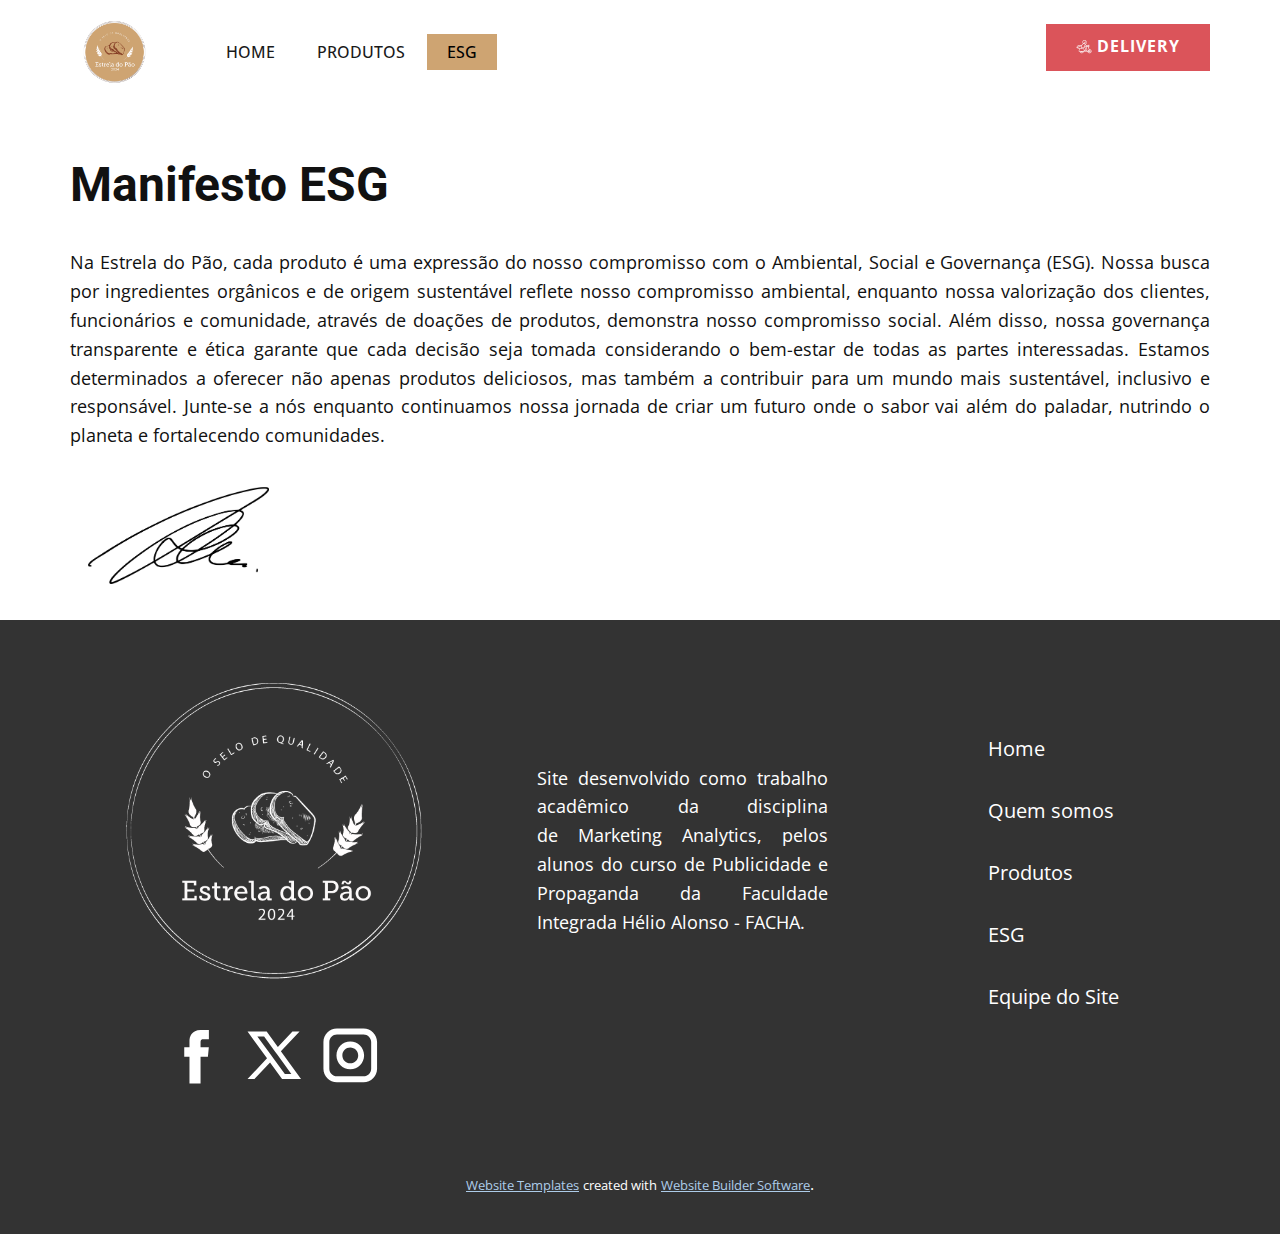
<file: ESG.html>
<!DOCTYPE html>
<html style="font-size: 16px;" lang="pt"><head>
    <meta name="viewport" content="width=device-width, initial-scale=1.0">
    <meta charset="utf-8">
    <meta name="keywords" content="Manifesto ESG">
    <meta name="description" content="Na Estrela do Pão, cada produto é uma expressão do nosso compromisso com o Ambiental, Social e Governança (ESG). ">
    <meta property="og:title" content="ESG - Estrela do Pão">
    <meta property="og:description" content="Na Estrela do Pão, cada produto é uma expressão do nosso compromisso com o Ambiental, Social e Governança (ESG). ">
    <meta property="og:image" content="images/rre.jpg">
    <title>ESG </title>
    <link rel="stylesheet" href="nicepage.css" media="screen">
<link rel="stylesheet" href="ESG.css" media="screen">
    <script class="u-script" type="text/javascript" src="jquery.js" defer=""></script>
    <script class="u-script" type="text/javascript" src="nicepage.js" defer=""></script>
    <link id="u-theme-google-font" rel="stylesheet" href="https://fonts.googleapis.com/css?family=Roboto:100,100i,300,300i,400,400i,500,500i,700,700i,900,900i|Open+Sans:300,300i,400,400i,500,500i,600,600i,700,700i,800,800i">
    
    
    
    <script type="application/ld+json">{
		"@context": "http://schema.org",
		"@type": "Organization",
		"name": "Site1",
		"sameAs": [
				"https://facebook.com/name",
				"https://twitter.com/name",
				"https://instagram.com/name"
		]
}</script>
    <meta name="theme-color" content="#478ac9">
    <meta name="twitter:site" content="@">
    <meta name="twitter:card" content="summary_large_image">
    <meta name="twitter:title" content="ESG ">
    <meta name="twitter:description" content="Site1">
    <meta property="og:type" content="website">
  <meta data-intl-tel-input-cdn-path="intlTelInput/"></head>
  <body data-path-to-root="./" data-include-products="false" class="u-body u-xl-mode" data-lang="pt"><header class="u-clearfix u-header u-header" id="sec-1e38"><div class="u-clearfix u-sheet u-sheet-1">
        <nav class="u-menu u-menu-one-level u-offcanvas u-menu-1" data-responsive-from="SM">
          <div class="menu-collapse" style="font-size: 1rem; letter-spacing: 0px; font-weight: 500;">
            <a class="u-button-style u-custom-active-border-color u-custom-active-color u-custom-border u-custom-border-color u-custom-borders u-custom-color u-custom-hover-border-color u-custom-hover-color u-custom-left-right-menu-spacing u-custom-padding-bottom u-custom-text-active-color u-custom-text-color u-custom-text-hover-color u-custom-top-bottom-menu-spacing u-nav-link u-text-active-palette-1-base u-text-custom-color-3 u-text-hover-palette-2-base" href="#" style="padding: 6px; font-size: calc(1em + 12px);">
              <svg class="u-svg-link" viewBox="0 0 24 24"><use xmlns:xlink="http://www.w3.org/1999/xlink" xlink:href="#menu-hamburger"></use></svg>
              <svg class="u-svg-content" version="1.1" id="menu-hamburger" viewBox="0 0 16 16" x="0px" y="0px" xmlns:xlink="http://www.w3.org/1999/xlink" xmlns="http://www.w3.org/2000/svg"><g><rect y="1" width="16" height="2"></rect><rect y="7" width="16" height="2"></rect><rect y="13" width="16" height="2"></rect>
</g></svg>
            </a>
          </div>
          <div class="u-custom-menu u-nav-container">
            <ul class="u-nav u-spacing-2 u-unstyled u-nav-1"><li class="u-nav-item"><a class="u-active-custom-color-3 u-border-active-grey-90 u-border-hover-grey-50 u-button-style u-hover-palette-5-light-2 u-nav-link u-text-active-black u-text-grey-90 u-text-hover-grey-90 u-white" href="Página-Inicial.html" style="padding: 10px 20px;">HOME</a>
</li><li class="u-nav-item"><a class="u-active-custom-color-3 u-border-active-grey-90 u-border-hover-grey-50 u-button-style u-hover-palette-5-light-2 u-nav-link u-text-active-black u-text-grey-90 u-text-hover-grey-90 u-white" href="Produtos.html" style="padding: 10px 20px;">PRODUTOS</a>
</li><li class="u-nav-item"><a class="u-active-custom-color-3 u-border-active-grey-90 u-border-hover-grey-50 u-button-style u-hover-palette-5-light-2 u-nav-link u-text-active-black u-text-grey-90 u-text-hover-grey-90 u-white" href="ESG.html" style="padding: 10px 20px;">ESG</a>
</li></ul>
          </div>
          <div class="u-custom-menu u-nav-container-collapse">
            <div class="u-container-style u-custom-color-3 u-inner-container-layout u-sidenav">
              <div class="u-inner-container-layout u-sidenav-overflow">
                <div class="u-menu-close"></div>
                <ul class="u-align-center-lg u-align-center-md u-align-center-xl u-align-left-sm u-align-left-xs u-nav u-popupmenu-items u-unstyled u-nav-2"><li class="u-nav-item"><a class="u-button-style u-nav-link" href="Página-Inicial.html">HOME</a>
</li><li class="u-nav-item"><a class="u-button-style u-nav-link" href="Produtos.html">PRODUTOS</a>
</li><li class="u-nav-item"><a class="u-button-style u-nav-link" href="ESG.html">ESG</a>
</li></ul>
              </div>
            </div>
            <div class="u-black u-menu-overlay u-opacity u-opacity-40"></div>
          </div>
        </nav>
        <a href="tel:+12345678910" class="u-active-custom-color-4 u-align-center u-border-none u-btn u-button-style u-hover-custom-color-4 u-palette-2-base u-text-active-white u-btn-1"><span class="u-file-icon u-icon u-text-white"><img src="images/5637217-6e80303e.png" alt=""></span>&nbsp;DELIVERY 
        </a>
        <div class="u-hidden-sm u-hidden-xs u-image u-image-circle u-image-contain u-preserve-proportions u-image-1" alt="" data-image-width="1000" data-image-height="1000"></div>
      </div></header>
    <section class="u-clearfix u-section-1" id="carousel_7e9d">
      <div class="u-clearfix u-sheet u-sheet-1">
        <h2 class="u-align-left u-text u-text-default u-text-1">Manifesto ESG</h2>
        <p class="u-align-justify u-text u-text-2"> Na Estrela do Pão, cada produto é uma expressão do nosso compromisso com o Ambiental, Social e Governança (ESG). Nossa busca por ingredientes orgânicos e de origem sustentável reflete nosso compromisso ambiental, enquanto nossa valorização dos clientes, funcionários e comunidade, através de doações de produtos, demonstra nosso compromisso social. Além disso, nossa governança transparente e ética garante que cada decisão seja tomada considerando o bem-estar de todas as partes interessadas. Estamos determinados a oferecer não apenas produtos deliciosos, mas também a contribuir para um mundo mais sustentável, inclusivo e responsável. Junte-se a nós enquanto continuamos nossa jornada de criar um futuro onde o sabor vai além do paladar, nutrindo o planeta e fortalecendo comunidades.&nbsp;<br>
        </p>
        <img class="u-image u-image-contain u-image-default u-image-1" src="images/231-2318510_picture-freeuse-library-drawing-signatures-fictitious-bill-kaulitz.png" alt="" data-image-width="1963" data-image-height="1052">
      </div>
    </section>
    
    
    
    <footer class="u-align-center u-clearfix u-footer u-grey-80 u-footer" id="sec-c714"><div class="u-clearfix u-sheet u-sheet-1">
        <img class="u-image u-image-contain u-image-round u-preserve-proportions u-radius u-image-1" alt="" data-image-width="1000" data-image-height="1000" src="images/IMG_5977.PNG">
        <div class="u-social-icons u-spacing-10 u-social-icons-1">
          <a class="u-social-url" title="facebook" target="_blank" href="https://facebook.com/name"><span class="u-icon u-social-facebook u-social-icon u-text-white u-icon-1"><svg class="u-svg-link" preserveAspectRatio="xMidYMin slice" viewBox="0 0 112 112" style=""><use xmlns:xlink="http://www.w3.org/1999/xlink" xlink:href="#svg-3b12"></use></svg><svg class="u-svg-content" viewBox="0 0 112 112" x="0" y="0" id="svg-3b12"><path fill="currentColor" d="M75.5,28.8H65.4c-1.5,0-4,0.9-4,4.3v9.4h13.9l-1.5,15.8H61.4v45.1H42.8V58.3h-8.8V42.4h8.8V32.2
c0-7.4,3.4-18.8,18.8-18.8h13.8v15.4H75.5z"></path></svg></span>
          </a>
          <a class="u-social-url" title="twitter" target="_blank" href="https://twitter.com/name"><span class="u-icon u-social-icon u-social-twitter u-text-white u-icon-2"><svg class="u-svg-link" preserveAspectRatio="xMidYMin slice" viewBox="0 0 112.2 112.2" style=""><use xmlns:xlink="http://www.w3.org/1999/xlink" xlink:href="#svg-54c3"></use></svg><svg class="u-svg-content" viewBox="0 0 112.2 112.2" x="0px" y="0px" id="svg-54c3"><path d="M67.1,49.1L98.6,16h-12L62,42L43.2,16H11l32.8,45.2L11,96h11.6l26.3-27.7L69.1,96H101L67.1,49.1z M55,61.9l-5.1-7L27.5,24.4
	h11.4l17.3,23.8l5.1,7.1l23.4,32.2H73.8L55,61.9z"></path></svg></span>
          </a>
          <a class="u-social-url" title="instagram" target="_blank" href="https://instagram.com/name"><span class="u-icon u-social-icon u-social-instagram u-text-white u-icon-3"><svg class="u-svg-link" preserveAspectRatio="xMidYMin slice" viewBox="0 0 112 112" style=""><use xmlns:xlink="http://www.w3.org/1999/xlink" xlink:href="#svg-e8c1"></use></svg><svg class="u-svg-content" viewBox="0 0 112 112" x="0" y="0" id="svg-e8c1"><path fill="currentColor" d="M55.9,32.9c-12.8,0-23.2,10.4-23.2,23.2s10.4,23.2,23.2,23.2s23.2-10.4,23.2-23.2S68.7,32.9,55.9,32.9z
	 M55.9,69.4c-7.4,0-13.3-6-13.3-13.3c-0.1-7.4,6-13.3,13.3-13.3s13.3,6,13.3,13.3C69.3,63.5,63.3,69.4,55.9,69.4z"></path><path fill="currentColor" d="M78.2,11H33.5C21,11,10.8,21.3,10.8,33.7v44.7c0,12.6,10.2,22.8,22.7,22.8h44.7c12.6,0,22.7-10.2,22.7-22.7
	V33.7C100.8,21.1,90.6,11,78.2,11z M91,78.4c0,7.1-5.8,12.8-12.8,12.8H33.5c-7.1,0-12.8-5.8-12.8-12.8V33.7
	c0-7.1,5.8-12.8,12.8-12.8h44.7c7.1,0,12.8,5.8,12.8,12.8V78.4z"></path></svg></span>
          </a>
        </div>
        <p class="u-align-justify u-text u-text-1"> Site desenvolvido como trabalho acadêmico da disciplina de&nbsp;Marketing Analytics, pelos alunos do curso de Publicidade e Propaganda da Faculdade Integrada Hélio Alonso - FACHA. </p>
        <div class="u-list u-list-1">
          <div class="u-repeater u-repeater-1">
            <div class="u-container-style u-list-item u-repeater-item">
              <div class="u-container-layout u-similar-container u-container-layout-1">
                <a href="Página-Inicial.html" class="u-border-active-custom-color-3 u-border-hover-custom-color-3 u-btn u-button-style u-custom-item u-none u-text-hover-custom-color-3 u-text-white u-btn-1">Home</a>
              </div>
            </div>
            <div class="u-container-style u-list-item u-repeater-item">
              <div class="u-container-layout u-similar-container u-container-layout-2">
                <a href="Página-Inicial.html#sec-db1c" class="u-border-active-custom-color-3 u-border-hover-custom-color-3 u-btn u-button-style u-custom-item u-none u-text-hover-custom-color-3 u-text-white u-btn-2">Quem somos</a>
              </div>
            </div>
            <div class="u-container-style u-list-item u-repeater-item">
              <div class="u-container-layout u-similar-container u-container-layout-3">
                <a href="Produtos.html" class="u-border-active-custom-color-3 u-border-hover-custom-color-3 u-btn u-button-style u-custom-item u-none u-text-hover-custom-color-3 u-text-white u-btn-3">Produtos</a>
              </div>
            </div>
            <div class="u-container-style u-list-item u-repeater-item">
              <div class="u-container-layout u-similar-container u-container-layout-4">
                <a href="ESG.html" class="u-border-active-custom-color-3 u-border-hover-custom-color-3 u-btn u-button-style u-custom-item u-none u-text-hover-custom-color-3 u-text-white u-btn-4">ESG</a>
              </div>
            </div>
            <div class="u-container-style u-list-item u-repeater-item">
              <div class="u-container-layout u-similar-container u-container-layout-5">
                <a href="Equipe.html" class="u-border-active-custom-color-3 u-border-hover-custom-color-3 u-btn u-button-style u-custom-item u-none u-text-hover-custom-color-3 u-text-white u-btn-5">Equipe do Site</a>
              </div>
            </div>
          </div>
        </div>
      </div></footer>
    <section class="u-backlink u-clearfix u-grey-80">
      <a class="u-link" href="https://nicepage.com/website-templates" target="_blank">
        <span>Website Templates</span>
      </a>
      <p class="u-text">
        <span>created with</span>
      </p>
      <a class="u-link" href="" target="_blank">
        <span>Website Builder Software</span>
      </a>. 
    </section>
  
</body></html>
</file>
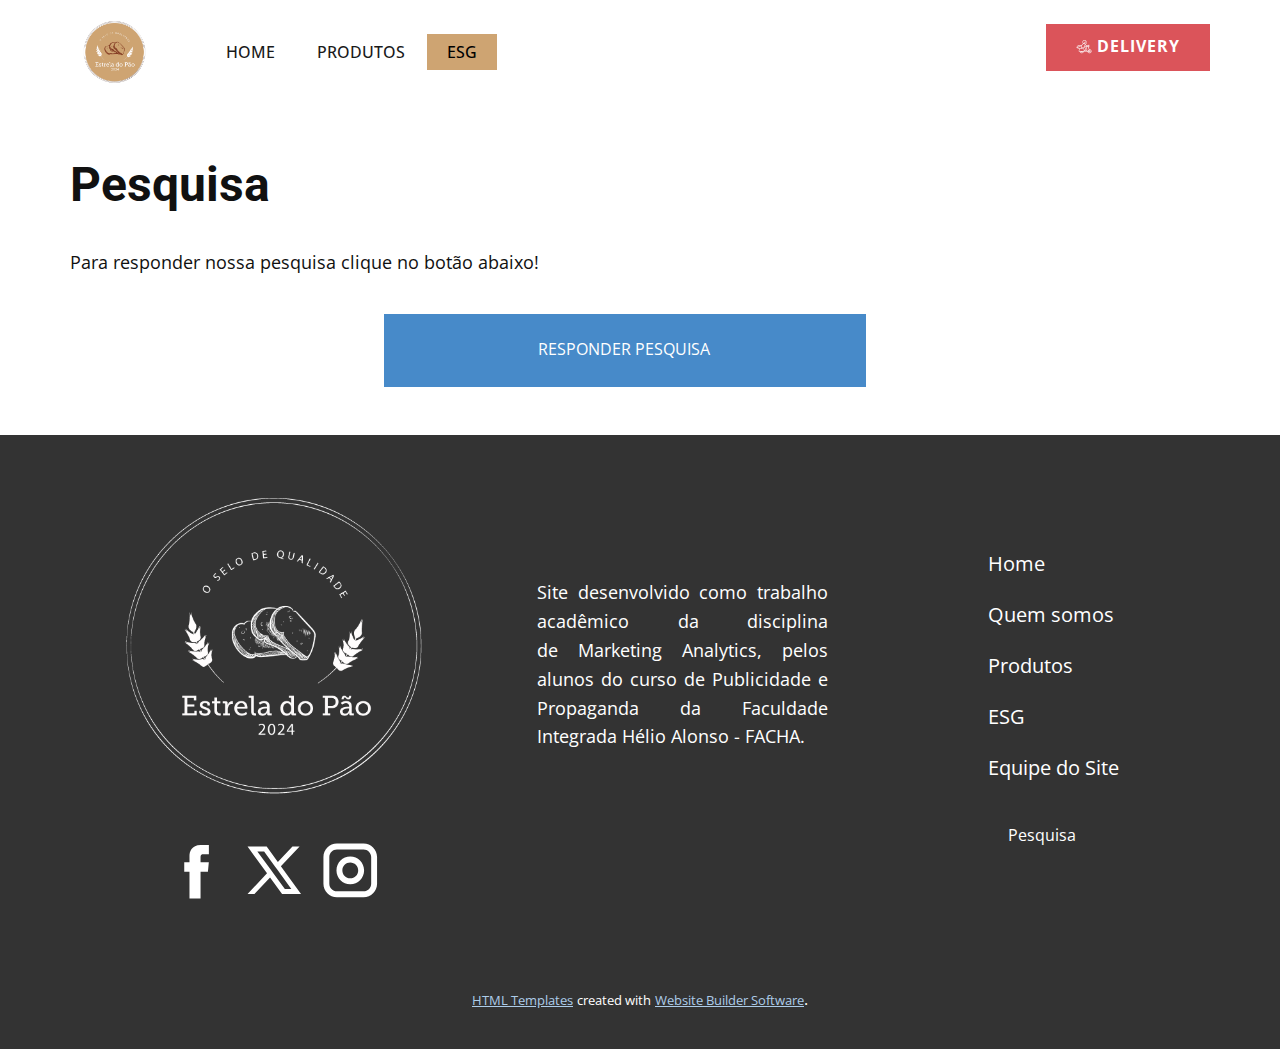
<file: PESQUISA.html>
<!DOCTYPE html>
<html style="font-size: 16px;" lang="pt"><head>

<!-- Google tag (gtag.js) -->
<script async src="https://www.googletagmanager.com/gtag/js?id=G-VJBK2ZKETP"></script>
<script>
  window.dataLayer = window.dataLayer || [];
  function gtag(){dataLayer.push(arguments);}
  gtag('js', new Date());

  gtag('config', 'G-VJBK2ZKETP');
</script>
	
    <meta name="viewport" content="width=device-width, initial-scale=1.0">
    <meta charset="utf-8">
    <meta name="keywords" content="Manifesto ESG">
    <meta name="description" content="Na Estrela do Pão, cada produto é uma expressão do nosso compromisso com o Ambiental, Social e Governança (ESG). ">
    <meta property="og:title" content="ESG - Estrela do Pão">
    <meta property="og:description" content="Na Estrela do Pão, cada produto é uma expressão do nosso compromisso com o Ambiental, Social e Governança (ESG). ">
    <meta property="og:image" content="images/rre.jpg">
    <title>ESG </title>
    <link rel="stylesheet" href="nicepage.css" media="screen">
<link rel="stylesheet" href="PESQUISA.css" media="screen">
    <script class="u-script" type="text/javascript" src="jquery.js" defer=""></script>
    <script class="u-script" type="text/javascript" src="nicepage.js" defer=""></script>
    <link id="u-theme-google-font" rel="stylesheet" href="https://fonts.googleapis.com/css?family=Roboto:100,100i,300,300i,400,400i,500,500i,700,700i,900,900i|Open+Sans:300,300i,400,400i,500,500i,600,600i,700,700i,800,800i">
    
    
    
    <script type="application/ld+json">{
		"@context": "http://schema.org",
		"@type": "Organization",
		"name": "Site1",
		"sameAs": [
				"https://facebook.com/name",
				"https://twitter.com/name",
				"https://instagram.com/name"
		]
}</script>
    <meta name="theme-color" content="#478ac9">
    <meta name="twitter:site" content="@">
    <meta name="twitter:card" content="summary_large_image">
    <meta name="twitter:title" content="ESG ">
    <meta name="twitter:description" content="Site1">
    <meta property="og:type" content="website">
  <meta data-intl-tel-input-cdn-path="intlTelInput/"></head>
  <body data-path-to-root="./" data-include-products="false" class="u-body u-xl-mode" data-lang="pt"><header class="u-clearfix u-header u-header" id="sec-1e38"><div class="u-clearfix u-sheet u-sheet-1">
        <nav class="u-menu u-menu-one-level u-offcanvas u-menu-1" data-responsive-from="SM">
          <div class="menu-collapse" style="font-size: 1rem; letter-spacing: 0px; font-weight: 500;">
            <a class="u-button-style u-custom-active-border-color u-custom-active-color u-custom-border u-custom-border-color u-custom-borders u-custom-color u-custom-hover-border-color u-custom-hover-color u-custom-left-right-menu-spacing u-custom-padding-bottom u-custom-text-active-color u-custom-text-color u-custom-text-hover-color u-custom-top-bottom-menu-spacing u-nav-link u-text-active-palette-1-base u-text-custom-color-3 u-text-hover-palette-2-base" href="#" style="padding: 6px; font-size: calc(1em + 12px);">
              <svg class="u-svg-link" viewBox="0 0 24 24"><use xmlns:xlink="http://www.w3.org/1999/xlink" xlink:href="#menu-hamburger"></use></svg>
              <svg class="u-svg-content" version="1.1" id="menu-hamburger" viewBox="0 0 16 16" x="0px" y="0px" xmlns:xlink="http://www.w3.org/1999/xlink" xmlns="http://www.w3.org/2000/svg"><g><rect y="1" width="16" height="2"></rect><rect y="7" width="16" height="2"></rect><rect y="13" width="16" height="2"></rect>
</g></svg>
            </a>
          </div>
          <div class="u-custom-menu u-nav-container">
            <ul class="u-nav u-spacing-2 u-unstyled u-nav-1"><li class="u-nav-item"><a class="u-active-custom-color-3 u-border-active-grey-90 u-border-hover-grey-50 u-button-style u-hover-palette-5-light-2 u-nav-link u-text-active-black u-text-grey-90 u-text-hover-grey-90 u-white" href="Página-Inicial.html" style="padding: 10px 20px;">HOME</a>
</li><li class="u-nav-item"><a class="u-active-custom-color-3 u-border-active-grey-90 u-border-hover-grey-50 u-button-style u-hover-palette-5-light-2 u-nav-link u-text-active-black u-text-grey-90 u-text-hover-grey-90 u-white" href="Produtos.html" style="padding: 10px 20px;">PRODUTOS</a>
</li><li class="u-nav-item"><a class="u-active-custom-color-3 u-border-active-grey-90 u-border-hover-grey-50 u-button-style u-hover-palette-5-light-2 u-nav-link u-text-active-black u-text-grey-90 u-text-hover-grey-90 u-white" href="ESG.html" style="padding: 10px 20px;">ESG</a>
</li></ul>
          </div>
          <div class="u-custom-menu u-nav-container-collapse">
            <div class="u-container-style u-custom-color-3 u-inner-container-layout u-sidenav">
              <div class="u-inner-container-layout u-sidenav-overflow">
                <div class="u-menu-close"></div>
                <ul class="u-align-center-lg u-align-center-md u-align-center-xl u-align-left-sm u-align-left-xs u-nav u-popupmenu-items u-unstyled u-nav-2"><li class="u-nav-item"><a class="u-button-style u-nav-link" href="Página-Inicial.html">HOME</a>
</li><li class="u-nav-item"><a class="u-button-style u-nav-link" href="Produtos.html">PRODUTOS</a>
</li><li class="u-nav-item"><a class="u-button-style u-nav-link" href="ESG.html">ESG</a>
</li></ul>
              </div>
            </div>
            <div class="u-black u-menu-overlay u-opacity u-opacity-40"></div>
          </div>
        </nav>
        <a href="tel:+5521000000000" class="u-active-custom-color-4 u-align-center u-border-none u-btn u-button-style u-hover-custom-color-4 u-palette-2-base u-text-active-white u-btn-1"><span class="u-file-icon u-icon u-text-white"><img src="images/5637217-6e80303e.png" alt=""></span>&nbsp;DELIVERY 
        </a>
        <div class="u-hidden-sm u-hidden-xs u-image u-image-circle u-image-contain u-preserve-proportions u-image-1" alt="" data-image-width="1000" data-image-height="1000" data-href="Página-Inicial.html"></div>
      </div></header>
    <section class="u-clearfix u-section-1" id="carousel_7e9d">
      <div class="u-clearfix u-sheet u-sheet-1">
        <h2 class="u-align-left u-text u-text-default u-text-1">Pesquisa</h2>
        <p class="u-align-justify u-text u-text-2">Para responder nossa pesquisa clique no botão abaixo!<br>
        </p>
        <a href="https://forms.gle/u2pyoSMEcueLsFLa8" class="u-btn u-button-style u-btn-1">RESPONDER PESQUISA</a>
      </div>
    </section>
    
    
    
    <footer class="u-align-center u-clearfix u-footer u-grey-80 u-footer" id="sec-c714"><div class="u-clearfix u-sheet u-sheet-1">
        <img class="u-image u-image-contain u-image-round u-preserve-proportions u-radius u-image-1" alt="" data-image-width="1000" data-image-height="1000" src="images/IMG_5977.PNG">
        <div class="u-social-icons u-spacing-10 u-social-icons-1">
          <a class="u-social-url" title="facebook" target="_blank" href="https://facebook.com/name"><span class="u-icon u-social-facebook u-social-icon u-text-white u-icon-1"><svg class="u-svg-link" preserveAspectRatio="xMidYMin slice" viewBox="0 0 112 112" style=""><use xmlns:xlink="http://www.w3.org/1999/xlink" xlink:href="#svg-3b12"></use></svg><svg class="u-svg-content" viewBox="0 0 112 112" x="0" y="0" id="svg-3b12"><path fill="currentColor" d="M75.5,28.8H65.4c-1.5,0-4,0.9-4,4.3v9.4h13.9l-1.5,15.8H61.4v45.1H42.8V58.3h-8.8V42.4h8.8V32.2
c0-7.4,3.4-18.8,18.8-18.8h13.8v15.4H75.5z"></path></svg></span>
          </a>
          <a class="u-social-url" title="twitter" target="_blank" href="https://twitter.com/name"><span class="u-icon u-social-icon u-social-twitter u-text-white u-icon-2"><svg class="u-svg-link" preserveAspectRatio="xMidYMin slice" viewBox="0 0 112.2 112.2" style=""><use xmlns:xlink="http://www.w3.org/1999/xlink" xlink:href="#svg-54c3"></use></svg><svg class="u-svg-content" viewBox="0 0 112.2 112.2" x="0px" y="0px" id="svg-54c3"><path d="M67.1,49.1L98.6,16h-12L62,42L43.2,16H11l32.8,45.2L11,96h11.6l26.3-27.7L69.1,96H101L67.1,49.1z M55,61.9l-5.1-7L27.5,24.4
	h11.4l17.3,23.8l5.1,7.1l23.4,32.2H73.8L55,61.9z"></path></svg></span>
          </a>
          <a class="u-social-url" title="instagram" target="_blank" href="https://instagram.com/name"><span class="u-icon u-social-icon u-social-instagram u-text-white u-icon-3"><svg class="u-svg-link" preserveAspectRatio="xMidYMin slice" viewBox="0 0 112 112" style=""><use xmlns:xlink="http://www.w3.org/1999/xlink" xlink:href="#svg-e8c1"></use></svg><svg class="u-svg-content" viewBox="0 0 112 112" x="0" y="0" id="svg-e8c1"><path fill="currentColor" d="M55.9,32.9c-12.8,0-23.2,10.4-23.2,23.2s10.4,23.2,23.2,23.2s23.2-10.4,23.2-23.2S68.7,32.9,55.9,32.9z
	 M55.9,69.4c-7.4,0-13.3-6-13.3-13.3c-0.1-7.4,6-13.3,13.3-13.3s13.3,6,13.3,13.3C69.3,63.5,63.3,69.4,55.9,69.4z"></path><path fill="currentColor" d="M78.2,11H33.5C21,11,10.8,21.3,10.8,33.7v44.7c0,12.6,10.2,22.8,22.7,22.8h44.7c12.6,0,22.7-10.2,22.7-22.7
	V33.7C100.8,21.1,90.6,11,78.2,11z M91,78.4c0,7.1-5.8,12.8-12.8,12.8H33.5c-7.1,0-12.8-5.8-12.8-12.8V33.7
	c0-7.1,5.8-12.8,12.8-12.8h44.7c7.1,0,12.8,5.8,12.8,12.8V78.4z"></path></svg></span>
          </a>
        </div>
        <p class="u-align-justify u-text u-text-1"> Site desenvolvido como trabalho acadêmico da disciplina de&nbsp;Marketing Analytics, pelos alunos do curso de Publicidade e Propaganda da Faculdade Integrada Hélio Alonso - FACHA. </p>
        <div class="u-list u-list-1">
          <div class="u-repeater u-repeater-1">
            <div class="u-container-style u-list-item u-repeater-item">
              <div class="u-container-layout u-similar-container u-container-layout-1">
                <a href="Página-Inicial.html" class="u-border-active-custom-color-3 u-border-hover-custom-color-3 u-btn u-button-style u-custom-item u-none u-text-hover-custom-color-3 u-text-white u-btn-1">Home</a>
              </div>
            </div>
            <div class="u-container-style u-list-item u-repeater-item">
              <div class="u-container-layout u-similar-container u-container-layout-2">
                <a href="Página-Inicial.html#sec-db1c" class="u-border-active-custom-color-3 u-border-hover-custom-color-3 u-btn u-button-style u-custom-item u-none u-text-hover-custom-color-3 u-text-white u-btn-2">Quem somos</a>
              </div>
            </div>
            <div class="u-container-style u-list-item u-repeater-item">
              <div class="u-container-layout u-similar-container u-container-layout-3">
                <a href="Produtos.html" class="u-border-active-custom-color-3 u-border-hover-custom-color-3 u-btn u-button-style u-custom-item u-none u-text-hover-custom-color-3 u-text-white u-btn-3">Produtos</a>
              </div>
            </div>
            <div class="u-container-style u-list-item u-repeater-item">
              <div class="u-container-layout u-similar-container u-container-layout-4">
                <a href="ESG.html" class="u-border-active-custom-color-3 u-border-hover-custom-color-3 u-btn u-button-style u-custom-item u-none u-text-hover-custom-color-3 u-text-white u-btn-4">ESG</a>
              </div>
            </div>
            <div class="u-container-style u-list-item u-repeater-item">
              <div class="u-container-layout u-similar-container u-container-layout-5">
                <a href="Equipe.html" class="u-border-active-custom-color-3 u-border-hover-custom-color-3 u-btn u-button-style u-custom-item u-none u-text-hover-custom-color-3 u-text-white u-btn-5">Equipe do Site</a>
              </div>
            </div>
            <div class="u-container-style u-list-item u-repeater-item">
              <div class="u-container-layout u-similar-container u-container-layout-6">
                <a href="PESQUISA.html" class="u-border-active-custom-color-3 u-border-hover-custom-color-3 u-btn u-button-style u-custom-item u-none u-text-hover-custom-color-3 u-text-white u-btn-6">Pesquisa </a>
              </div>
            </div>
          </div>
        </div>
      </div></footer>
    <section class="u-backlink u-clearfix u-grey-80">
      <a class="u-link" href="https://nicepage.com/html-templates" target="_blank">
        <span>HTML Templates</span>
      </a>
      <p class="u-text">
        <span>created with</span>
      </p>
      <a class="u-link" href="" target="_blank">
        <span>Website Builder Software</span>
      </a>. 
    </section>
  
</body></html>
</file>
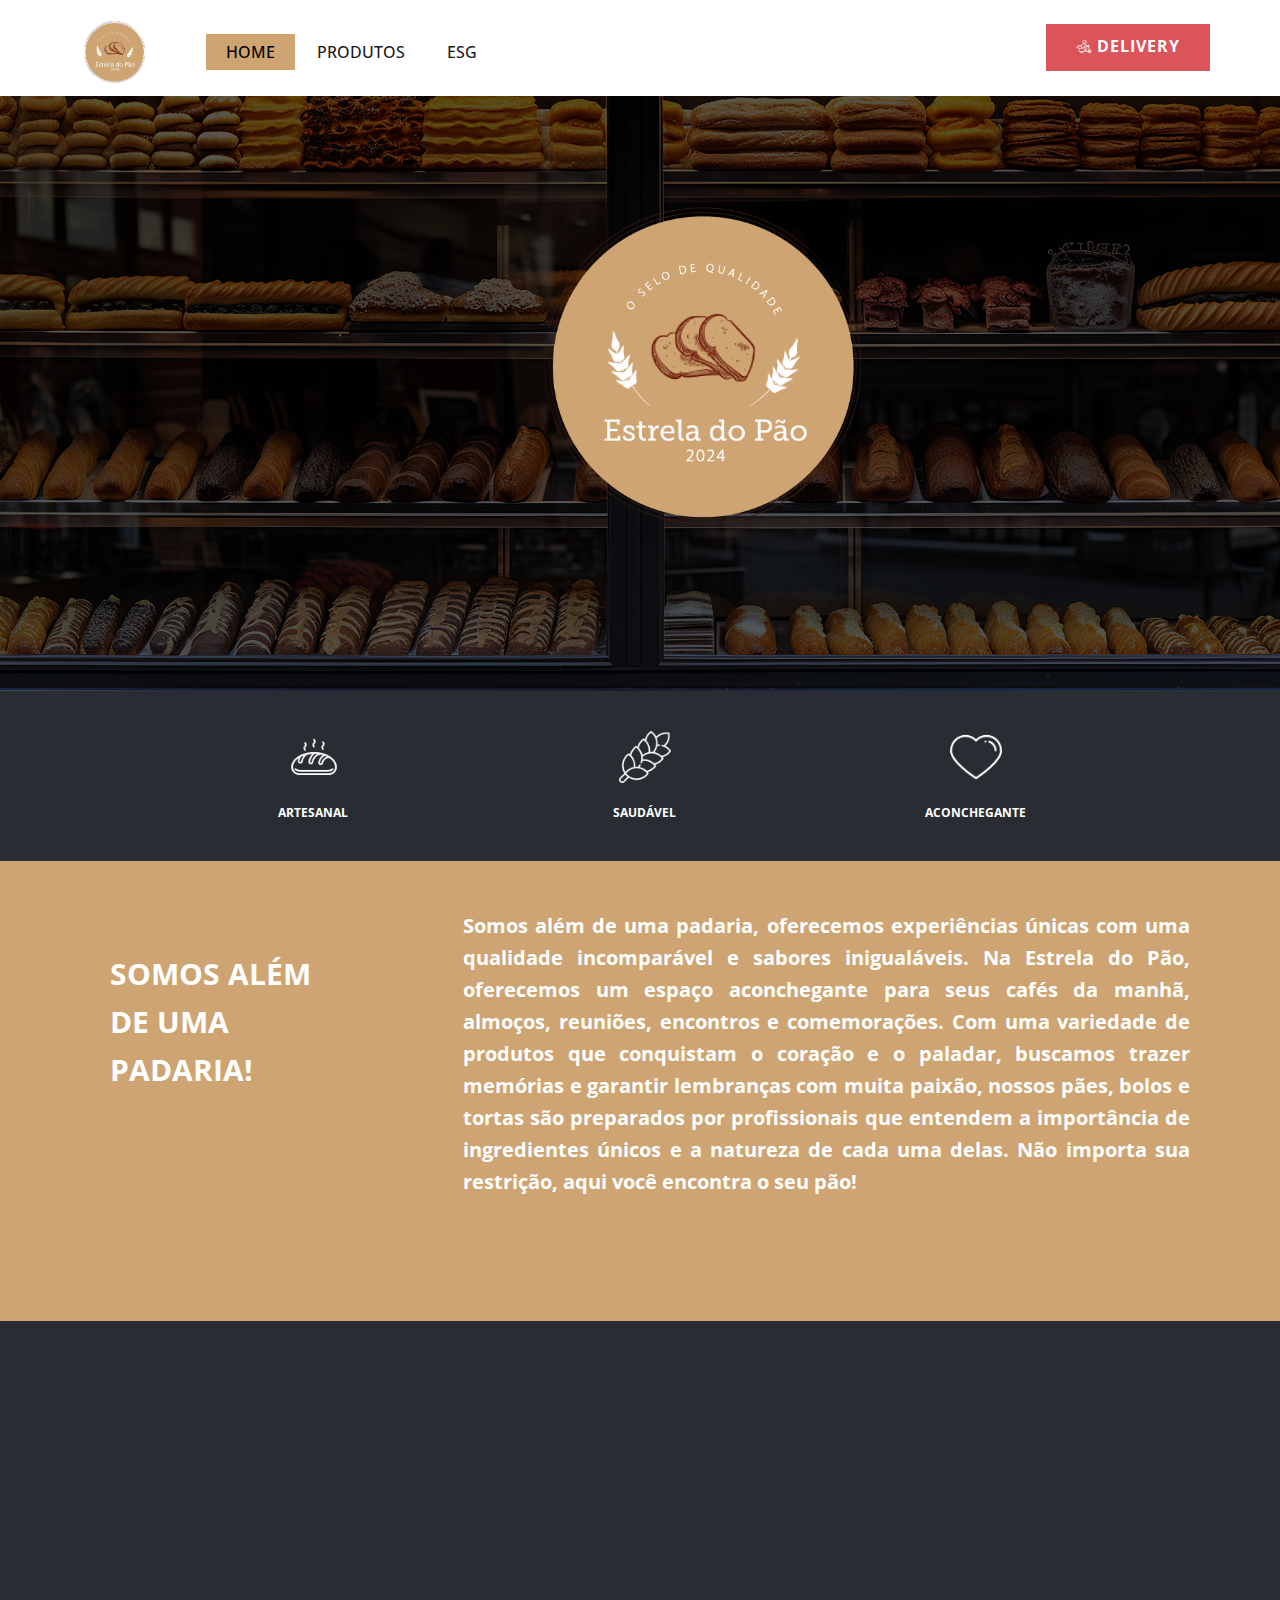
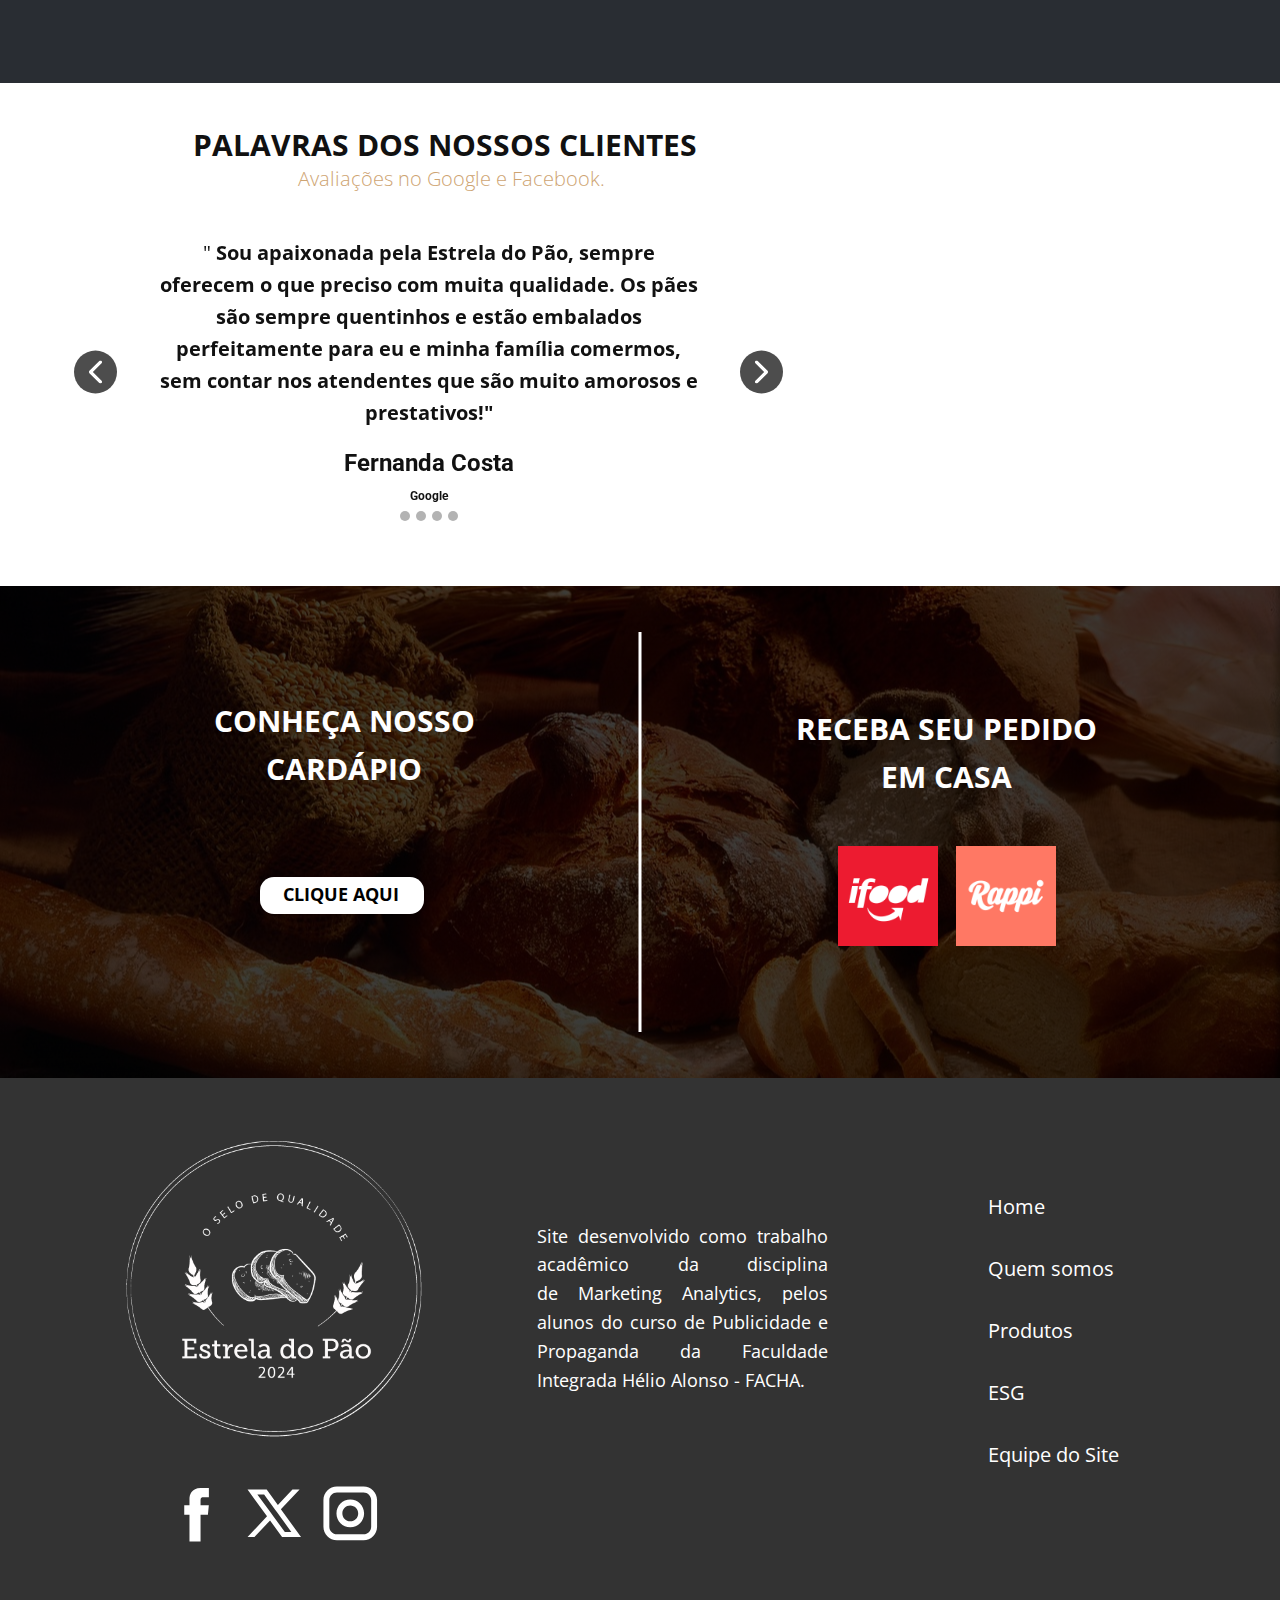
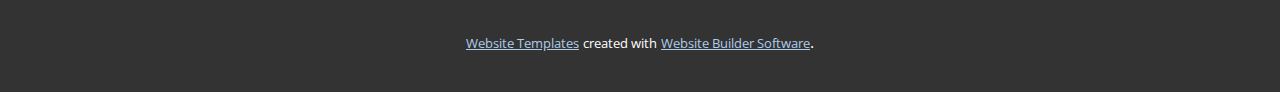
<file: Página-Inicial.html>
<!DOCTYPE html>
<html style="font-size: 16px;" lang="pt"><head>
    <meta name="viewport" content="width=device-width, initial-scale=1.0">
    <meta charset="utf-8">
    <meta name="keywords" content="Estrela do Pão, Padaria, Padaria Artesanal">
    <meta name="description" content="Somos além de uma padaria, oferecemos experiências únicas com uma qualidade incomparável e sabores inigualáveis.">
    <meta property="og:title" content="Estrela do Pão">
    <meta property="og:description" content="Somos além de uma padaria, oferecemos experiências únicas com uma qualidade incomparável e sabores inigualáveis.">
    <meta property="og:image" content="images/IMG_5976.PNG">
    <title>Página Inicial - Estrela do Pão</title>
    <link rel="stylesheet" href="nicepage.css" media="screen">
<link rel="stylesheet" href="Página-Inicial.css" media="screen">
    <script class="u-script" type="text/javascript" src="jquery.js" defer=""></script>
    <script class="u-script" type="text/javascript" src="nicepage.js" defer=""></script>
    <link id="u-theme-google-font" rel="stylesheet" href="https://fonts.googleapis.com/css?family=Roboto:100,100i,300,300i,400,400i,500,500i,700,700i,900,900i|Open+Sans:300,300i,400,400i,500,500i,600,600i,700,700i,800,800i">
    
    
    
    
    
    
    
    
    
    <script type="application/ld+json">{
		"@context": "http://schema.org",
		"@type": "Organization",
		"name": "Site1",
		"sameAs": [
				"https://facebook.com/name",
				"https://twitter.com/name",
				"https://instagram.com/name"
		]
}</script>
    <meta name="theme-color" content="#478ac9">
    <meta name="twitter:site" content="@">
    <meta name="twitter:card" content="summary_large_image">
    <meta name="twitter:title" content="Página Inicial - Estrela do Pão">
    <meta name="twitter:description" content="Site1">
    <meta property="og:type" content="website">
  <meta data-intl-tel-input-cdn-path="intlTelInput/"></head>
  <body data-path-to-root="./" data-include-products="false" class="u-body u-overlap u-xl-mode" data-lang="pt"><header class="u-clearfix u-header u-header" id="sec-1e38"><div class="u-clearfix u-sheet u-sheet-1">
        <nav class="u-menu u-menu-one-level u-offcanvas u-menu-1" data-responsive-from="SM">
          <div class="menu-collapse" style="font-size: 1rem; letter-spacing: 0px; font-weight: 500;">
            <a class="u-button-style u-custom-active-border-color u-custom-active-color u-custom-border u-custom-border-color u-custom-borders u-custom-color u-custom-hover-border-color u-custom-hover-color u-custom-left-right-menu-spacing u-custom-padding-bottom u-custom-text-active-color u-custom-text-color u-custom-text-hover-color u-custom-top-bottom-menu-spacing u-nav-link u-text-active-palette-1-base u-text-custom-color-3 u-text-hover-palette-2-base" href="#" style="padding: 6px; font-size: calc(1em + 12px);">
              <svg class="u-svg-link" viewBox="0 0 24 24"><use xmlns:xlink="http://www.w3.org/1999/xlink" xlink:href="#menu-hamburger"></use></svg>
              <svg class="u-svg-content" version="1.1" id="menu-hamburger" viewBox="0 0 16 16" x="0px" y="0px" xmlns:xlink="http://www.w3.org/1999/xlink" xmlns="http://www.w3.org/2000/svg"><g><rect y="1" width="16" height="2"></rect><rect y="7" width="16" height="2"></rect><rect y="13" width="16" height="2"></rect>
</g></svg>
            </a>
          </div>
          <div class="u-custom-menu u-nav-container">
            <ul class="u-nav u-spacing-2 u-unstyled u-nav-1"><li class="u-nav-item"><a class="u-active-custom-color-3 u-border-active-grey-90 u-border-hover-grey-50 u-button-style u-hover-palette-5-light-2 u-nav-link u-text-active-black u-text-grey-90 u-text-hover-grey-90 u-white" href="Página-Inicial.html" style="padding: 10px 20px;">HOME</a>
</li><li class="u-nav-item"><a class="u-active-custom-color-3 u-border-active-grey-90 u-border-hover-grey-50 u-button-style u-hover-palette-5-light-2 u-nav-link u-text-active-black u-text-grey-90 u-text-hover-grey-90 u-white" href="Produtos.html" style="padding: 10px 20px;">PRODUTOS</a>
</li><li class="u-nav-item"><a class="u-active-custom-color-3 u-border-active-grey-90 u-border-hover-grey-50 u-button-style u-hover-palette-5-light-2 u-nav-link u-text-active-black u-text-grey-90 u-text-hover-grey-90 u-white" href="ESG.html" style="padding: 10px 20px;">ESG</a>
</li></ul>
          </div>
          <div class="u-custom-menu u-nav-container-collapse">
            <div class="u-container-style u-custom-color-3 u-inner-container-layout u-sidenav">
              <div class="u-inner-container-layout u-sidenav-overflow">
                <div class="u-menu-close"></div>
                <ul class="u-align-center-lg u-align-center-md u-align-center-xl u-align-left-sm u-align-left-xs u-nav u-popupmenu-items u-unstyled u-nav-2"><li class="u-nav-item"><a class="u-button-style u-nav-link" href="Página-Inicial.html">HOME</a>
</li><li class="u-nav-item"><a class="u-button-style u-nav-link" href="Produtos.html">PRODUTOS</a>
</li><li class="u-nav-item"><a class="u-button-style u-nav-link" href="ESG.html">ESG</a>
</li></ul>
              </div>
            </div>
            <div class="u-black u-menu-overlay u-opacity u-opacity-40"></div>
          </div>
        </nav>
        <a href="tel:+12345678910" class="u-active-custom-color-4 u-align-center u-border-none u-btn u-button-style u-hover-custom-color-4 u-palette-2-base u-text-active-white u-btn-1"><span class="u-file-icon u-icon u-text-white"><img src="images/5637217-6e80303e.png" alt=""></span>&nbsp;DELIVERY 
        </a>
        <div class="u-hidden-sm u-hidden-xs u-image u-image-circle u-image-contain u-preserve-proportions u-image-1" alt="" data-image-width="1000" data-image-height="1000"></div>
      </div></header>
    <section class="u-clearfix u-valign-middle-xl u-section-1" id="carousel_274c">
      <div class="data-layout-selected u-clearfix u-expanded-width u-layout-wrap u-layout-wrap-1">
        <div class="u-layout">
          <div class="u-layout-row">
            <div class="u-container-style u-layout-cell u-left-cell u-size-60 u-layout-cell-1">
              <div class="u-container-layout u-valign-bottom-lg u-valign-bottom-md u-valign-bottom-sm u-valign-bottom-xl u-container-layout-1">
                <img class="u-expanded-width-xl u-expanded-width-xs u-image u-image-1" src="images/commercial-8192681_1920.png" data-image-width="1920" data-image-height="1076" alt="Vitrine da Estrela do Pão">
                <img class="u-image u-image-contain u-image-default u-preserve-proportions u-image-2" src="images/IMG_5976.PNG?rand=1ea8" alt="" data-image-width="1000" data-image-height="1000">
              </div>
            </div>
          </div>
        </div>
      </div>
    </section>
    <section class="u-clearfix u-palette-5-dark-3 u-section-2" id="sec-db1c">
      <div class="u-clearfix u-sheet u-valign-middle-md u-valign-middle-sm u-valign-middle-xs u-valign-top-xl u-sheet-1">
        <div class="custom-expanded u-expanded-width-md u-expanded-width-sm u-layout-grid u-list u-list-1">
          <div class="u-repeater u-repeater-1">
            <div class="u-align-center u-container-style u-list-item u-repeater-item">
              <div class="u-container-layout u-similar-container u-container-layout-1"><span class="u-border-palette-3-dark-1 u-custom-item u-file-icon u-icon u-text-white u-icon-1" data-animation-name="" data-animation-duration="0" data-animation-delay="0" data-animation-direction=""><img src="images/2565434-60702b96.png" alt=""></span>
                <p class="u-hover-feature u-small-text u-text u-text-variant u-text-1">ARTESANAL </p>
              </div>
            </div>
            <div class="u-align-center u-container-style u-list-item u-repeater-item">
              <div class="u-container-layout u-similar-container u-container-layout-2"><span class="u-border-palette-3-dark-1 u-custom-item u-file-icon u-icon u-text-white u-icon-2"><img src="images/6.png" alt=""></span>
                <p class="u-hover-feature u-small-text u-text u-text-variant u-text-2">SAUDÁVEL</p>
              </div>
            </div>
            <div class="u-align-center u-container-style u-list-item u-repeater-item">
              <div class="u-container-layout u-similar-container u-container-layout-3"><span class="u-border-palette-3-dark-1 u-custom-item u-file-icon u-icon u-text-white u-icon-3"><img src="images/7.png" alt=""></span>
                <p class="u-hover-feature u-small-text u-text u-text-variant u-text-3">ACONCHEGANTE</p>
              </div>
            </div>
          </div>
        </div>
      </div>
      
      
      
    </section>
    <section class="u-clearfix u-custom-color-5 u-section-3" id="carousel_6415">
      <div class="u-clearfix u-sheet u-sheet-1">
        <div class="data-layout-selected u-clearfix u-expanded-width u-gutter-0 u-layout-wrap u-layout-wrap-1">
          <div class="u-layout">
            <div class="u-layout-row">
              <div class="u-align-center-sm u-align-center-xs u-align-left-md u-container-style u-layout-cell u-left-cell u-size-16 u-layout-cell-1">
                <div class="u-container-layout u-container-layout-1">
                  <p class="u-small-text u-text u-text-variant u-text-1">SOMOS ALÉM DE UMA PADARIA! </p>
                </div>
              </div>
              <div class="u-align-justify u-container-style u-layout-cell u-right-cell u-size-44 u-layout-cell-2">
                <div class="u-container-layout u-container-layout-2">
                  <p class="u-text u-text-2"><b>Somos além de uma padaria, oferecemos experiências únicas com uma qualidade incomparável e sabores inigualáveis. Na Estrela do Pão, oferecemos um espaço aconchegante para seus cafés da manhã, almoços, reuniões, encontros e comemorações. Com uma variedade de produtos que conquistam o coração e o paladar, buscamos trazer memórias e garantir lembranças com muita paixão, nossos pães, bolos e tortas são preparados por profissionais que entendem a importância de ingredientes únicos e a natureza de cada uma delas. Não importa sua restrição, aqui você encontra o seu pão!&nbsp;<br></b>
                  </p>
                </div>
              </div>
            </div>
          </div>
        </div>
      </div>
    </section>
    <section class="u-clearfix u-palette-5-dark-3 u-section-4" id="carousel_d76a">
      <div class="u-clearfix u-sheet u-sheet-1">
        <div class="custom-expanded data-layout-selected u-clearfix u-expanded-width-sm u-gutter-20 u-layout-wrap u-layout-wrap-1">
          <div class="u-layout">
            <div class="u-layout-row">
              <div class="u-align-justify u-container-style u-layout-cell u-right-cell u-size-20 u-layout-cell-1">
                <div class="u-container-layout">
                  <img class="custom-expanded u-expanded-width-lg u-expanded-width-md u-expanded-width-sm u-expanded-width-xl u-image u-image-1" src="images/loaf-49598_1280.jpg" data-image-width="1280" data-image-height="960" alt="Pão artesanal sendo preparado" data-animation-name="fadeIn" data-animation-duration="1000" data-animation-delay="0">
                  <p class="u-text u-text-1" data-animation-name="fadeIn" data-animation-duration="1000" data-animation-delay="0"><b>Nosso cardápio conta com produtos selecionados e de qualidade, trazendo sabores únicos e variedades para conquistar em todos os sentidos.&nbsp;&nbsp;</b>
                  </p>
                </div>
              </div>
              <div class="u-container-style u-layout-cell u-size-20 u-layout-cell-2">
                <div class="u-container-layout">
                  <img class="custom-expanded u-expanded-width-lg u-expanded-width-md u-expanded-width-sm u-expanded-width-xl u-image u-image-2" src="images/bread-6071438_1920.jpg" data-image-width="1920" data-image-height="1282" alt="Pão artesanal recem assado" data-animation-name="fadeIn" data-animation-duration="1000" data-animation-delay="0">
                </div>
              </div>
              <div class="u-align-justify u-container-style u-layout-cell u-left-cell u-size-20 u-layout-cell-3">
                <div class="u-container-layout u-container-layout-3">
                  <p class="u-text u-text-2" data-animation-name="fadeIn" data-animation-duration="1000" data-animation-delay="0"><b>Todos os nossos produtos não contém aditivos químicos e trabalhamos com fermentação natural, pensando na sua saúde ao te levar às estrelas com nossa qualidade. Garantindo uma combinação perfeita de técnicas que tornam a experiência única e saborosa.</b>
                  </p>
                </div>
              </div>
            </div>
          </div>
        </div>
      </div>
    </section>
    <section class="u-clearfix u-valign-middle-sm u-valign-middle-xs u-white u-section-5" id="carousel_0239">
      <div class="custom-expanded data-layout-selected u-clearfix u-layout-wrap u-layout-wrap-1">
        <div class="u-layout">
          <div class="u-layout-row">
            <div class="u-align-center u-container-style u-layout-cell u-right-cell u-size-40 u-layout-cell-1">
              <div class="u-container-layout u-container-layout-1">
                <p class="u-small-text u-text u-text-variant u-text-1"> PALAVRAS DOS NOSSOS CLIENTES</p>
                <p class="u-small-text u-text u-text-custom-color-3 u-text-variant u-text-2"> Avaliações no Google e Facebook.</p>
                <div id="carousel-38bd" data-interval="5000" data-u-ride="carousel" class="custom-expanded u-carousel u-slider u-slider-1">
                  <ol class="u-absolute-hcenter u-carousel-indicators u-carousel-indicators-1">
                    <li data-u-target="#carousel-38bd" class="u-active u-grey-30 u-shape-circle" data-u-slide-to="0" style="width: 10px; height: 10px;"></li>
                    <li data-u-target="#carousel-38bd" class="u-grey-30 u-shape-circle" data-u-slide-to="1" style="width: 10px; height: 10px;"></li>
                    <li data-u-target="#carousel-38bd" class="u-grey-30 u-shape-circle" data-u-slide-to="2" style="width: 10px; height: 10px;"></li>
                    <li data-u-target="#carousel-38bd" class="u-grey-30 u-shape-circle" data-u-slide-to="3" style="width: 10px; height: 10px;"></li>
                  </ol>
                  <div class="u-carousel-inner" role="listbox">
                    <div class="u-active u-align-center u-carousel-item u-container-style u-slide">
                      <div class="u-container-layout u-valign-top u-container-layout-2">
                        <p class="u-large-text u-text u-text-variant u-text-3">" <b>Sou apaixonada pela Estrela do Pão, sempre oferecem o que preciso com muita qualidade. Os pães são sempre quentinhos e estão embalados perfeitamente para eu e minha família comermos, sem contar nos atendentes que são muito amorosos e prestativos!"</b>
                        </p>
                        <h4 class="u-text u-text-default u-text-4">Fernanda Costa<br>
                          <span style="font-size: 0.75rem;">Google</span>
                        </h4>
                      </div>
                    </div>
                    <div class="u-align-center u-carousel-item u-container-style u-slide">
                      <div class="u-container-layout u-valign-top u-container-layout-3">
                        <p class="u-large-text u-text u-text-variant u-text-5"> "<b>Não encontro tantas variedades quanto encontro na Estrela do Pão, sempre oferecem o melhor. Sou intolerante a glúten e há várias opções para que eu consiga saborear sem me preocupar com minha intolerância!"</b>
                        </p>
                        <h4 class="u-text u-text-default u-text-6">Renato Vieira<br>
                          <span style="font-size: 0.625rem;">Google</span>
                          <br>
                        </h4>
                      </div>
                    </div>
                    <div class="u-align-center u-carousel-item u-container-style u-slide">
                      <div class="u-container-layout u-container-layout-4">
                        <p class="u-large-text u-text u-text-variant u-text-7">"<b>Tudo maravilhoso, amo demais todo o cuidado em cada detalhe!"</b>
                        </p>
                        <h4 class="u-text u-text-default u-text-8">Ana Carolina<br>
                          <span style="font-size: 0.625rem;">Facebook</span>
                          <br>
                        </h4>
                      </div>
                    </div>
                    <div class="u-align-center u-carousel-item u-container-style u-slide">
                      <div class="u-container-layout u-valign-top u-container-layout-5">
                        <p class="u-large-text u-text u-text-variant u-text-9">"<b>Qualidade, cuidado, preparo impecável com todos os produtos. Sou apaixonado em todo o ambiente perfeito para trabalhar, estar com meus amigos e nos meus encontros. Profissionais dedicados em todos os sentidos."</b>
                        </p>
                        <h4 class="u-text u-text-default u-text-10">Victor Silva<br>
                          <span style="font-size: 0.625rem;">Google</span>
                          <br>
                        </h4>
                      </div>
                    </div>
                  </div>
                  <a class="u-absolute-vcenter u-carousel-control u-carousel-control-prev u-grey-70 u-hidden-xs u-icon-circle u-spacing-10 u-carousel-control-1" href="#carousel-38bd" role="button" data-u-slide="prev">
                    <span aria-hidden="true">
                      <svg viewBox="0 0 451.847 451.847"><path d="M97.141,225.92c0-8.095,3.091-16.192,9.259-22.366L300.689,9.27c12.359-12.359,32.397-12.359,44.751,0
c12.354,12.354,12.354,32.388,0,44.748L173.525,225.92l171.903,171.909c12.354,12.354,12.354,32.391,0,44.744
c-12.354,12.365-32.386,12.365-44.745,0l-194.29-194.281C100.226,242.115,97.141,234.018,97.141,225.92z"></path></svg>
                    </span>
                    <span class="sr-only">
                      <svg viewBox="0 0 451.847 451.847"><path d="M97.141,225.92c0-8.095,3.091-16.192,9.259-22.366L300.689,9.27c12.359-12.359,32.397-12.359,44.751,0
c12.354,12.354,12.354,32.388,0,44.748L173.525,225.92l171.903,171.909c12.354,12.354,12.354,32.391,0,44.744
c-12.354,12.365-32.386,12.365-44.745,0l-194.29-194.281C100.226,242.115,97.141,234.018,97.141,225.92z"></path></svg>
                    </span>
                  </a>
                  <a class="u-absolute-vcenter u-carousel-control u-carousel-control-next u-grey-70 u-hidden-xs u-icon-circle u-spacing-10 u-carousel-control-2" href="#carousel-38bd" role="button" data-u-slide="next">
                    <span aria-hidden="true">
                      <svg viewBox="0 0 451.846 451.847"><path d="M345.441,248.292L151.154,442.573c-12.359,12.365-32.397,12.365-44.75,0c-12.354-12.354-12.354-32.391,0-44.744
L278.318,225.92L106.409,54.017c-12.354-12.359-12.354-32.394,0-44.748c12.354-12.359,32.391-12.359,44.75,0l194.287,194.284
c6.177,6.18,9.262,14.271,9.262,22.366C354.708,234.018,351.617,242.115,345.441,248.292z"></path></svg>
                    </span>
                    <span class="sr-only">
                      <svg viewBox="0 0 451.846 451.847"><path d="M345.441,248.292L151.154,442.573c-12.359,12.365-32.397,12.365-44.75,0c-12.354-12.354-12.354-32.391,0-44.744
L278.318,225.92L106.409,54.017c-12.354-12.359-12.354-32.394,0-44.748c12.354-12.359,32.391-12.359,44.75,0l194.287,194.284
c6.177,6.18,9.262,14.271,9.262,22.366C354.708,234.018,351.617,242.115,345.441,248.292z"></path></svg>
                    </span>
                  </a>
                </div>
              </div>
            </div>
            <div class="u-container-style u-hidden-sm u-hidden-xs u-image u-layout-cell u-left-cell u-size-20 u-image-1" data-image-width="1280" data-image-height="853" data-animation-name="fadeIn" data-animation-duration="1000" data-animation-delay="0">
              <div class="u-container-layout"></div>
            </div>
          </div>
        </div>
      </div>
    </section>
    <section class="u-clearfix u-image u-shading u-section-6" id="carousel_6bb7" data-image-width="1280" data-image-height="877">
      <div class="u-clearfix u-sheet u-sheet-1">
        <div class="u-absolute-hcenter u-border-3 u-border-white u-hidden-xs u-line u-line-vertical u-line-1"></div>
        <p class="u-align-center u-small-text u-text u-text-variant u-text-1">
          <a class="u-active-none u-border-none u-btn u-button-link u-button-style u-hover-none u-none u-text-white u-btn-1" href="#">CONHEÇA NOSSO CARDÁPIO</a>
        </p>
        <p class="u-align-center u-small-text u-text u-text-variant u-text-2">RECEBA SEU PEDIDO EM CASA </p>
        <a href="https://nicepage.com/website-design" class="u-active-custom-color-4 u-border-none u-btn u-btn-round u-button-style u-hover-custom-color-3 u-radius u-text-active-white u-text-black u-text-hover-white u-white u-btn-2">CLIQUE AQUI</a>
        <img class="u-hover-feature u-image u-image-default u-preserve-proportions u-image-1" src="images/iFood-amplia-apoio-aos-entregadores-e-reforca-iniciativas-de-transparencia.png" alt="LOGO IFOOD" data-image-width="512" data-image-height="512">
        <img class="u-hover-feature u-image u-image-default u-preserve-proportions u-image-2" src="images/Rappi_backgr_logo.png" alt="LOGO RAPPI" data-image-width="960" data-image-height="960">
      </div>
      
      
    </section>
    <section class="u-clearfix u-section-7" id="carousel_a7d0"></section>
    <style class="u-overlap-style">.u-overlap:not(.u-sticky-scroll) .u-header {
background-color: #ffffff !important
}</style>
    
    
    
    <footer class="u-align-center u-clearfix u-footer u-grey-80 u-footer" id="sec-c714"><div class="u-clearfix u-sheet u-sheet-1">
        <img class="u-image u-image-contain u-image-round u-preserve-proportions u-radius u-image-1" alt="" data-image-width="1000" data-image-height="1000" src="images/IMG_5977.PNG">
        <div class="u-social-icons u-spacing-10 u-social-icons-1">
          <a class="u-social-url" title="facebook" target="_blank" href="https://facebook.com/name"><span class="u-icon u-social-facebook u-social-icon u-text-white u-icon-1"><svg class="u-svg-link" preserveAspectRatio="xMidYMin slice" viewBox="0 0 112 112" style=""><use xmlns:xlink="http://www.w3.org/1999/xlink" xlink:href="#svg-3b12"></use></svg><svg class="u-svg-content" viewBox="0 0 112 112" x="0" y="0" id="svg-3b12"><path fill="currentColor" d="M75.5,28.8H65.4c-1.5,0-4,0.9-4,4.3v9.4h13.9l-1.5,15.8H61.4v45.1H42.8V58.3h-8.8V42.4h8.8V32.2
c0-7.4,3.4-18.8,18.8-18.8h13.8v15.4H75.5z"></path></svg></span>
          </a>
          <a class="u-social-url" title="twitter" target="_blank" href="https://twitter.com/name"><span class="u-icon u-social-icon u-social-twitter u-text-white u-icon-2"><svg class="u-svg-link" preserveAspectRatio="xMidYMin slice" viewBox="0 0 112.2 112.2" style=""><use xmlns:xlink="http://www.w3.org/1999/xlink" xlink:href="#svg-54c3"></use></svg><svg class="u-svg-content" viewBox="0 0 112.2 112.2" x="0px" y="0px" id="svg-54c3"><path d="M67.1,49.1L98.6,16h-12L62,42L43.2,16H11l32.8,45.2L11,96h11.6l26.3-27.7L69.1,96H101L67.1,49.1z M55,61.9l-5.1-7L27.5,24.4
	h11.4l17.3,23.8l5.1,7.1l23.4,32.2H73.8L55,61.9z"></path></svg></span>
          </a>
          <a class="u-social-url" title="instagram" target="_blank" href="https://instagram.com/name"><span class="u-icon u-social-icon u-social-instagram u-text-white u-icon-3"><svg class="u-svg-link" preserveAspectRatio="xMidYMin slice" viewBox="0 0 112 112" style=""><use xmlns:xlink="http://www.w3.org/1999/xlink" xlink:href="#svg-e8c1"></use></svg><svg class="u-svg-content" viewBox="0 0 112 112" x="0" y="0" id="svg-e8c1"><path fill="currentColor" d="M55.9,32.9c-12.8,0-23.2,10.4-23.2,23.2s10.4,23.2,23.2,23.2s23.2-10.4,23.2-23.2S68.7,32.9,55.9,32.9z
	 M55.9,69.4c-7.4,0-13.3-6-13.3-13.3c-0.1-7.4,6-13.3,13.3-13.3s13.3,6,13.3,13.3C69.3,63.5,63.3,69.4,55.9,69.4z"></path><path fill="currentColor" d="M78.2,11H33.5C21,11,10.8,21.3,10.8,33.7v44.7c0,12.6,10.2,22.8,22.7,22.8h44.7c12.6,0,22.7-10.2,22.7-22.7
	V33.7C100.8,21.1,90.6,11,78.2,11z M91,78.4c0,7.1-5.8,12.8-12.8,12.8H33.5c-7.1,0-12.8-5.8-12.8-12.8V33.7
	c0-7.1,5.8-12.8,12.8-12.8h44.7c7.1,0,12.8,5.8,12.8,12.8V78.4z"></path></svg></span>
          </a>
        </div>
        <p class="u-align-justify u-text u-text-1"> Site desenvolvido como trabalho acadêmico da disciplina de&nbsp;Marketing Analytics, pelos alunos do curso de Publicidade e Propaganda da Faculdade Integrada Hélio Alonso - FACHA. </p>
        <div class="u-list u-list-1">
          <div class="u-repeater u-repeater-1">
            <div class="u-container-style u-list-item u-repeater-item">
              <div class="u-container-layout u-similar-container u-container-layout-1">
                <a href="Página-Inicial.html" class="u-border-active-custom-color-3 u-border-hover-custom-color-3 u-btn u-button-style u-custom-item u-none u-text-hover-custom-color-3 u-text-white u-btn-1">Home</a>
              </div>
            </div>
            <div class="u-container-style u-list-item u-repeater-item">
              <div class="u-container-layout u-similar-container u-container-layout-2">
                <a href="Página-Inicial.html#sec-db1c" class="u-border-active-custom-color-3 u-border-hover-custom-color-3 u-btn u-button-style u-custom-item u-none u-text-hover-custom-color-3 u-text-white u-btn-2">Quem somos</a>
              </div>
            </div>
            <div class="u-container-style u-list-item u-repeater-item">
              <div class="u-container-layout u-similar-container u-container-layout-3">
                <a href="Produtos.html" class="u-border-active-custom-color-3 u-border-hover-custom-color-3 u-btn u-button-style u-custom-item u-none u-text-hover-custom-color-3 u-text-white u-btn-3">Produtos</a>
              </div>
            </div>
            <div class="u-container-style u-list-item u-repeater-item">
              <div class="u-container-layout u-similar-container u-container-layout-4">
                <a href="ESG.html" class="u-border-active-custom-color-3 u-border-hover-custom-color-3 u-btn u-button-style u-custom-item u-none u-text-hover-custom-color-3 u-text-white u-btn-4">ESG</a>
              </div>
            </div>
            <div class="u-container-style u-list-item u-repeater-item">
              <div class="u-container-layout u-similar-container u-container-layout-5">
                <a href="Equipe.html" class="u-border-active-custom-color-3 u-border-hover-custom-color-3 u-btn u-button-style u-custom-item u-none u-text-hover-custom-color-3 u-text-white u-btn-5">Equipe do Site</a>
              </div>
            </div>
          </div>
        </div>
      </div></footer>
    <section class="u-backlink u-clearfix u-grey-80">
      <a class="u-link" href="https://nicepage.com/website-templates" target="_blank">
        <span>Website Templates</span>
      </a>
      <p class="u-text">
        <span>created with</span>
      </p>
      <a class="u-link" href="" target="_blank">
        <span>Website Builder Software</span>
      </a>. 
    </section><span style="height: 64px; width: 64px; margin-left: 0px; margin-right: auto; margin-top: 0px; background-image: none; right: 20px; bottom: 20px; padding: 15px" class="u-back-to-top u-custom-color-3 u-hidden-sm u-hidden-xs u-icon u-icon-circle u-opacity u-opacity-85 u-text-white" data-href="#">
        <svg class="u-svg-link" preserveAspectRatio="xMidYMin slice" viewBox="0 0 551.13 551.13"><use xmlns:xlink="http://www.w3.org/1999/xlink" xlink:href="#svg-1d98"></use></svg>
        <svg class="u-svg-content" enable-background="new 0 0 551.13 551.13" viewBox="0 0 551.13 551.13" xmlns="http://www.w3.org/2000/svg" id="svg-1d98"><path d="m275.565 189.451 223.897 223.897h51.668l-275.565-275.565-275.565 275.565h51.668z"></path></svg>
    </span>
  
</body></html>
</file>
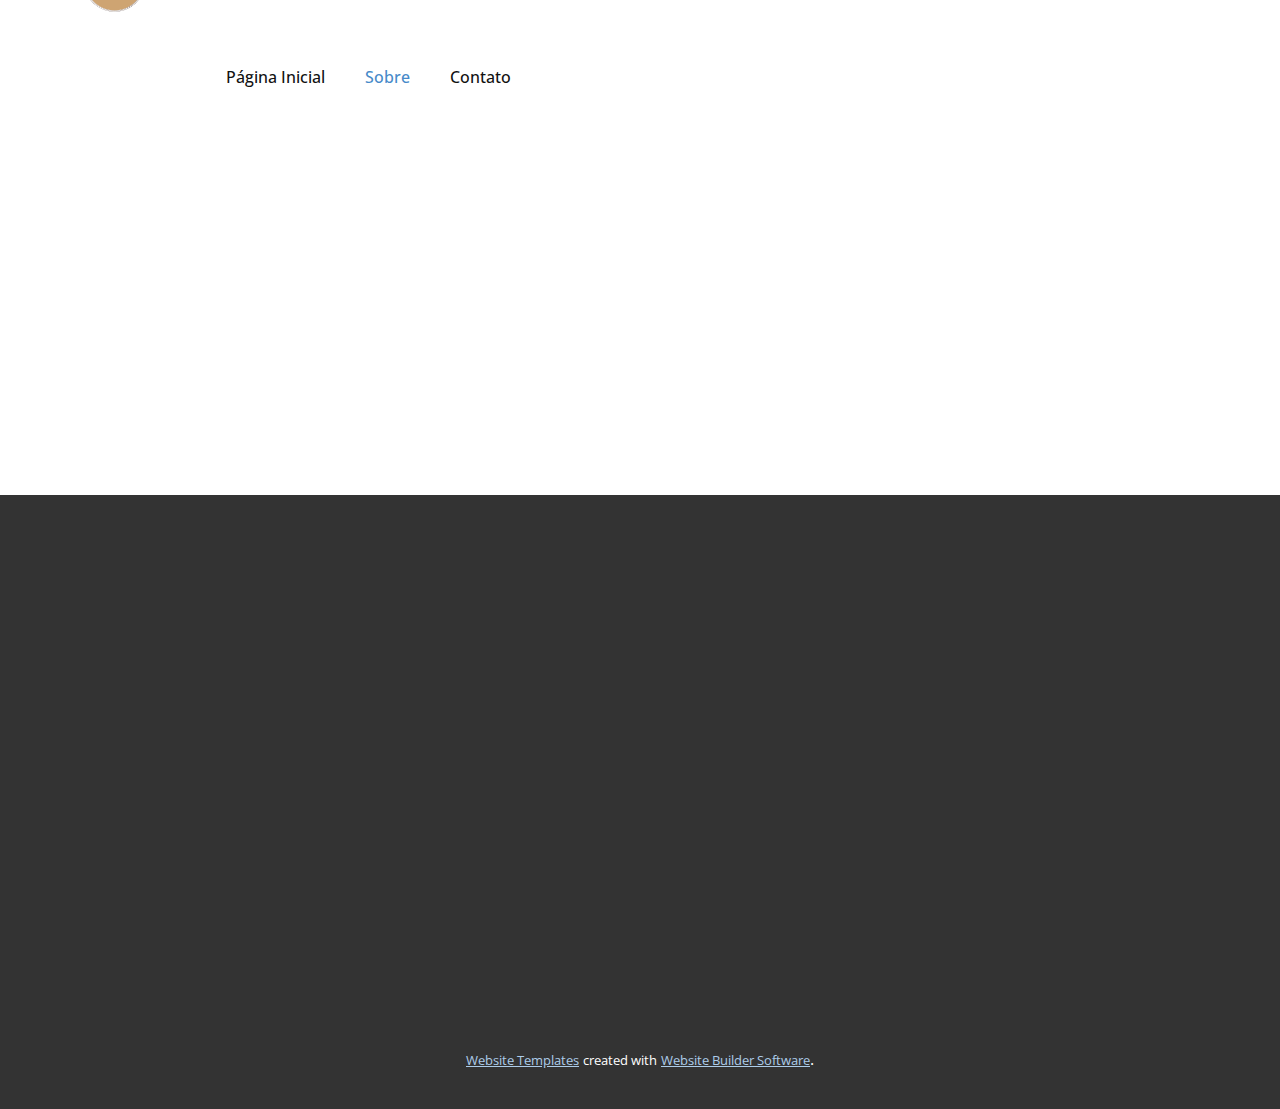
<file: Sobre.html>
<!DOCTYPE html>
<html style="font-size: 16px;" lang="pt"><head>
    <meta name="viewport" content="width=device-width, initial-scale=1.0">
    <meta charset="utf-8">
    <meta name="keywords" content="">
    <meta name="description" content="">
    <title>Sobre</title>
    <link rel="stylesheet" href="nicepage.css" media="screen">
<link rel="stylesheet" href="Sobre.css" media="screen">
    <script class="u-script" type="text/javascript" src="jquery.js" defer=""></script>
    <script class="u-script" type="text/javascript" src="nicepage.js" defer=""></script>
    <meta name="generator" content="Nicepage 6.6.3, nicepage.com">
    <link id="u-theme-google-font" rel="stylesheet" href="https://fonts.googleapis.com/css?family=Roboto:100,100i,300,300i,400,400i,500,500i,700,700i,900,900i|Open+Sans:300,300i,400,400i,500,500i,600,600i,700,700i,800,800i">
    
    
    
    <script type="application/ld+json">{
		"@context": "http://schema.org",
		"@type": "Organization",
		"name": "",
		"logo": "images/default-logo.png"
}</script>
    <meta name="theme-color" content="#478ac9">
    <meta property="og:title" content="Sobre">
    <meta property="og:type" content="website">
  <meta data-intl-tel-input-cdn-path="intlTelInput/"></head>
  <body data-path-to-root="./" data-include-products="false" class="u-body u-xl-mode" data-lang="pt"><header class="u-clearfix u-header u-header" id="sec-1e38"><div class="u-clearfix u-sheet u-valign-middle u-sheet-1">
        <a href="https://nicepage.com" class="u-image u-logo u-image-1">
          <img src="images/default-logo.png" class="u-logo-image u-logo-image-1">
        </a>
        <nav class="u-menu u-menu-dropdown u-offcanvas u-menu-1">
          <div class="menu-collapse" style="font-size: 1rem; letter-spacing: 0px;">
            <a class="u-button-style u-custom-left-right-menu-spacing u-custom-padding-bottom u-custom-top-bottom-menu-spacing u-nav-link u-text-active-palette-1-base u-text-hover-palette-2-base" href="#">
              <svg class="u-svg-link" viewBox="0 0 24 24"><use xmlns:xlink="http://www.w3.org/1999/xlink" xlink:href="#menu-hamburger"></use></svg>
              <svg class="u-svg-content" version="1.1" id="menu-hamburger" viewBox="0 0 16 16" x="0px" y="0px" xmlns:xlink="http://www.w3.org/1999/xlink" xmlns="http://www.w3.org/2000/svg"><g><rect y="1" width="16" height="2"></rect><rect y="7" width="16" height="2"></rect><rect y="13" width="16" height="2"></rect>
</g></svg>
            </a>
          </div>
          <div class="u-nav-container">
            <ul class="u-nav u-unstyled u-nav-1"><li class="u-nav-item"><a class="u-button-style u-nav-link u-text-active-palette-1-base u-text-hover-palette-2-base" href="Página-Inicial.html" style="padding: 10px 20px;">Página Inicial</a>
</li><li class="u-nav-item"><a class="u-button-style u-nav-link u-text-active-palette-1-base u-text-hover-palette-2-base" href="Sobre.html" style="padding: 10px 20px;">Sobre</a>
</li><li class="u-nav-item"><a class="u-button-style u-nav-link u-text-active-palette-1-base u-text-hover-palette-2-base" href="Contato.html" style="padding: 10px 20px;">Contato</a>
</li></ul>
          </div>
          <div class="u-nav-container-collapse">
            <div class="u-black u-container-style u-inner-container-layout u-opacity u-opacity-95 u-sidenav">
              <div class="u-inner-container-layout u-sidenav-overflow">
                <div class="u-menu-close"></div>
                <ul class="u-align-center u-nav u-popupmenu-items u-unstyled u-nav-2"><li class="u-nav-item"><a class="u-button-style u-nav-link" href="Página-Inicial.html">Página Inicial</a>
</li><li class="u-nav-item"><a class="u-button-style u-nav-link" href="Sobre.html">Sobre</a>
</li><li class="u-nav-item"><a class="u-button-style u-nav-link" href="Contato.html">Contato</a>
</li></ul>
              </div>
            </div>
            <div class="u-black u-menu-overlay u-opacity u-opacity-70"></div>
          </div>
        </nav>
      </div></header>
    <section class="u-clearfix u-section-1" id="sec-5bdd">
      <div class="u-clearfix u-sheet u-sheet-1"></div>
    </section>
    
    
    
    <footer class="u-align-center u-clearfix u-footer u-grey-80 u-footer" id="sec-c714"><div class="u-clearfix u-sheet u-sheet-1">
        <p class="u-small-text u-text u-text-variant u-text-1">Texto de Amostra. Clique para selecionar o Elemento de Texto.</p>
      </div></footer>
    <section class="u-backlink u-clearfix u-grey-80">
      <a class="u-link" href="https://nicepage.com/website-templates" target="_blank">
        <span>Website Templates</span>
      </a>
      <p class="u-text">
        <span>created with</span>
      </p>
      <a class="u-link" href="" target="_blank">
        <span>Website Builder Software</span>
      </a>. 
    </section>
  
</body></html>
</file>
